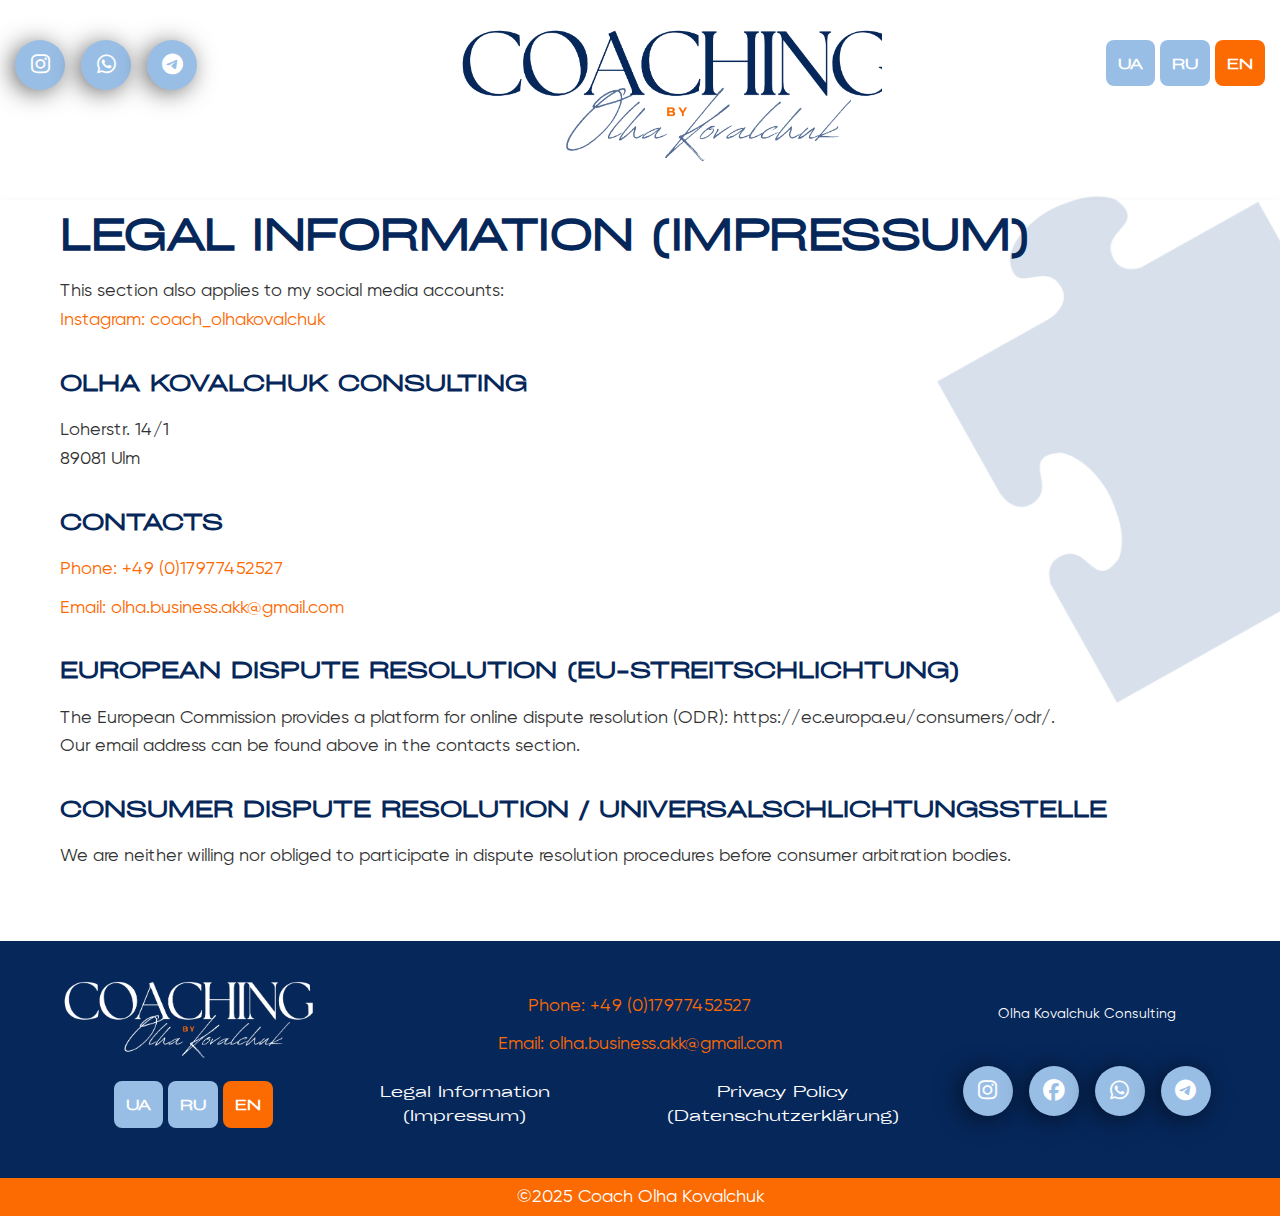
<file: Impressum-en.html>
<!DOCTYPE html>
<html lang="en">
  <head>
    <meta charset="UTF-8" />
    <meta name="viewport" content="width=device-width, initial-scale=1.0" />
    <title>Olha Kovalchuk | ICF Coach</title>
    <link
      rel="stylesheet"
      href="https://cdnjs.cloudflare.com/ajax/libs/font-awesome/6.4.2/css/all.min.css"
    />
    <link rel="stylesheet" href="style.css" />
    <link rel="preconnect" href="https://fonts.googleapis.com" />
    <link rel="preconnect" href="https://fonts.gstatic.com" crossorigin />
  </head>
  <body class="contract">
    <header class="header">
      <div class="header-container">
        <div class="header__top">
          <div class="social">
            <a
              href="https://www.instagram.com/coach_olhakovalchuk"
              target="_blank"
            >
              <i class="fa-brands fa-instagram"></i>
            </a>
            <a href="https://wa.me/+4917677452527" target="_blank">
              <i class="fa-brands fa-whatsapp"></i>
            </a>
            <a href="https://t.me/+4917677452527" target="_blank">
              <i class="fa-brands fa-telegram"></i>
            </a>
          </div>
          <a href="index-en.html" class="logo">
            <img
              src="images/OLGAKOVALCHUK.png"
              alt="Olha Kovalchuk | ICF Coach"
            />
          </a>
          <div class="lang-switcher">
            <a href="Impressum.html" class="lang-btn">UA</a>
            <a href="Impressum-ru.html" class="lang-btn">RU</a>
            <a href="Impressum-en.html" class="lang-btn active">EN</a>
          </div>
        </div>

        <nav class="nav">
          <div class="lang-switcher mobile">
            <a href="Impressum.html" class="lang-btn">UA</a>
            <a href="Impressum-ru.html" class="lang-btn">RU</a>
            <a href="Impressum-en.html" class="lang-btn active">EN</a>
          </div>
        </nav>
      </div>
    </header>
    <section id="impressum" class="section">
      <div class="container">
        <h2 class="section-title">
          Legal Information <span>(Impressum)</span>
        </h2>

        <p>This section also applies to my social media accounts:</p>

        <div class="contac">
          <p>
            Instagram:
            <a
              href="https://www.instagram.com/coach_olhakovalchuk"
              target="_blank"
              >coach_olhakovalchuk</a
            >
          </p>
        </div>

        <h3>Olha Kovalchuk Consulting</h3>
        <p>
          Loherstr. 14/1<br />
          89081 Ulm
        </p>

        <h3>Contacts</h3>
        <div class="contac">
          <p>Phone: <a href="tel:+4917977452527">+49 (0)17977452527</a></p>
          <p>
            Email:
            <a href="mailto:olha.business.akk@gmail.com"
              >olha.business.akk@gmail.com</a
            >
          </p>
        </div>
        <h3>European Dispute Resolution (EU-Streitschlichtung)</h3>
        <p>
          The European Commission provides a platform for online dispute
          resolution (ODR):
          <a href="https://ec.europa.eu/consumers/odr/" target="_blank"
            >https://ec.europa.eu/consumers/odr/</a
          >.<br />
          Our email address can be found above in the contacts section.
        </p>

        <h3>Consumer Dispute Resolution / Universalschlichtungsstelle</h3>
        <p>
          We are neither willing nor obliged to participate in dispute
          resolution procedures before consumer arbitration bodies.
        </p>
      </div>
    </section>

    <footer id="contacts">
      <div class="container">
        <div>
          <a href="index-en.html" class="logo">
            <img
              src="images/OLGAKOVALCHUK-w.png"
              alt="Olha Kovalchuk | ICF Coach"
            />
          </a>
          <div class="lang-switcher">
            <a href="Impressum.html" class="lang-btn">UA</a>
            <a href="Impressum-ru.html" class="lang-btn">RU</a>
            <a href="Impressum-en.html" class="lang-btn active">EN</a>
          </div>
        </div>
        <div>
          <div class="contac">
            <p>Phone: <a href="tel:+4917977452527">+49 (0)17977452527</a></p>
            <p>
              Email:
              <a href="mailto:olha.business.akk@gmail.com"
                >olha.business.akk@gmail.com</a
              >
            </p>
          </div>

          <div class="contracts">
            <a href="Impressum-en.html"
              >Legal Information <span>(Impressum)</span></a
            >
            <a href="PrivacyPolicy-en.html"
              >Privacy Policy <span>(Datenschutzerklärung)</span></a
            >
          </div>
        </div>
        <div>
          <div class="text">Olha Kovalchuk Consulting</div>
          <div class="social">
            <a
              href="https://www.instagram.com/coach_olhakovalchuk"
              target="_blank"
            >
              <i class="fa-brands fa-instagram"></i>
            </a>
            <a href="https://www.facebook.com/coach.okovalchuk" target="_blank">
              <i class="fa-brands fa-facebook"></i>
            </a>
            <a href="https://wa.me/+4917677452527" target="_blank">
              <i class="fa-brands fa-whatsapp"></i>
            </a>
            <a href="https://t.me/+4917677452527" target="_blank">
              <i class="fa-brands fa-telegram"></i>
            </a>
          </div>
        </div>
      </div>
      <div class="bottom-footer">
        <p>©2025 Coach Olha Kovalchuk</p>
      </div>
    </footer>
  </body>
</html>
</file>
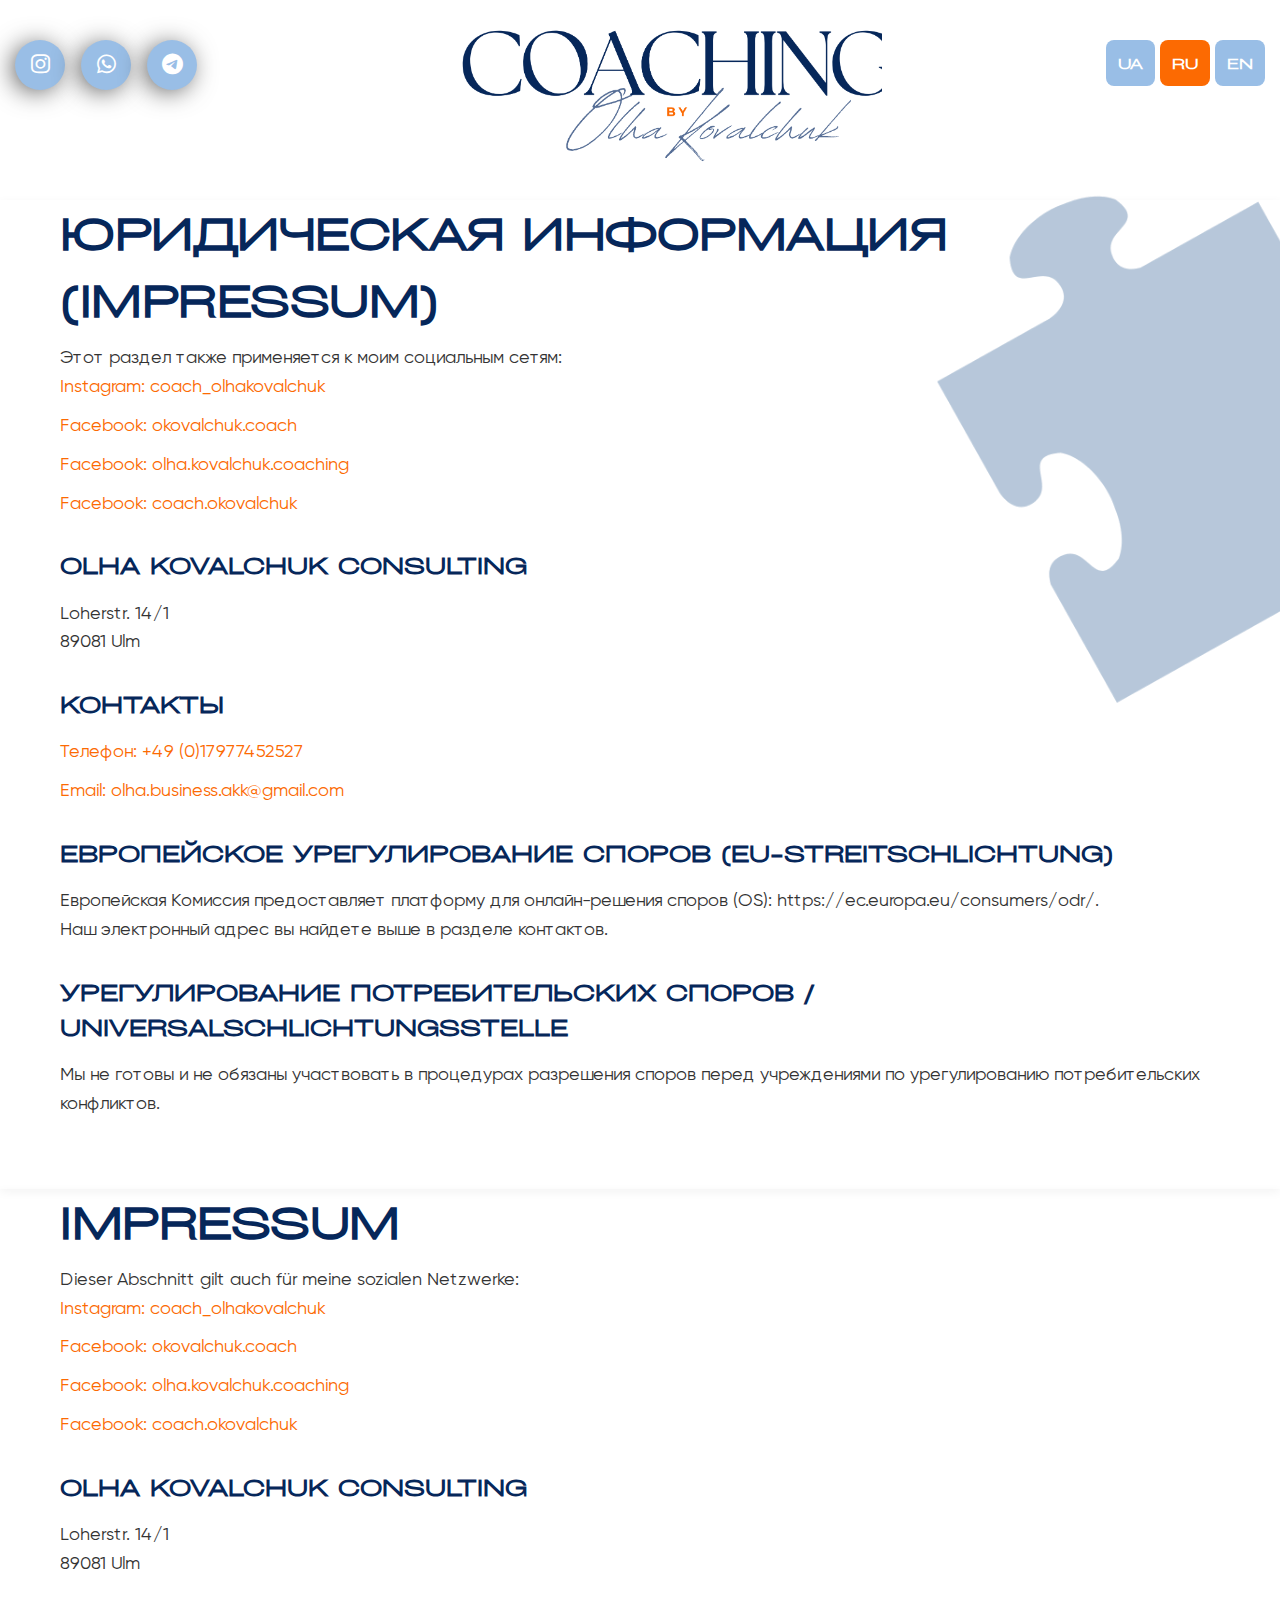
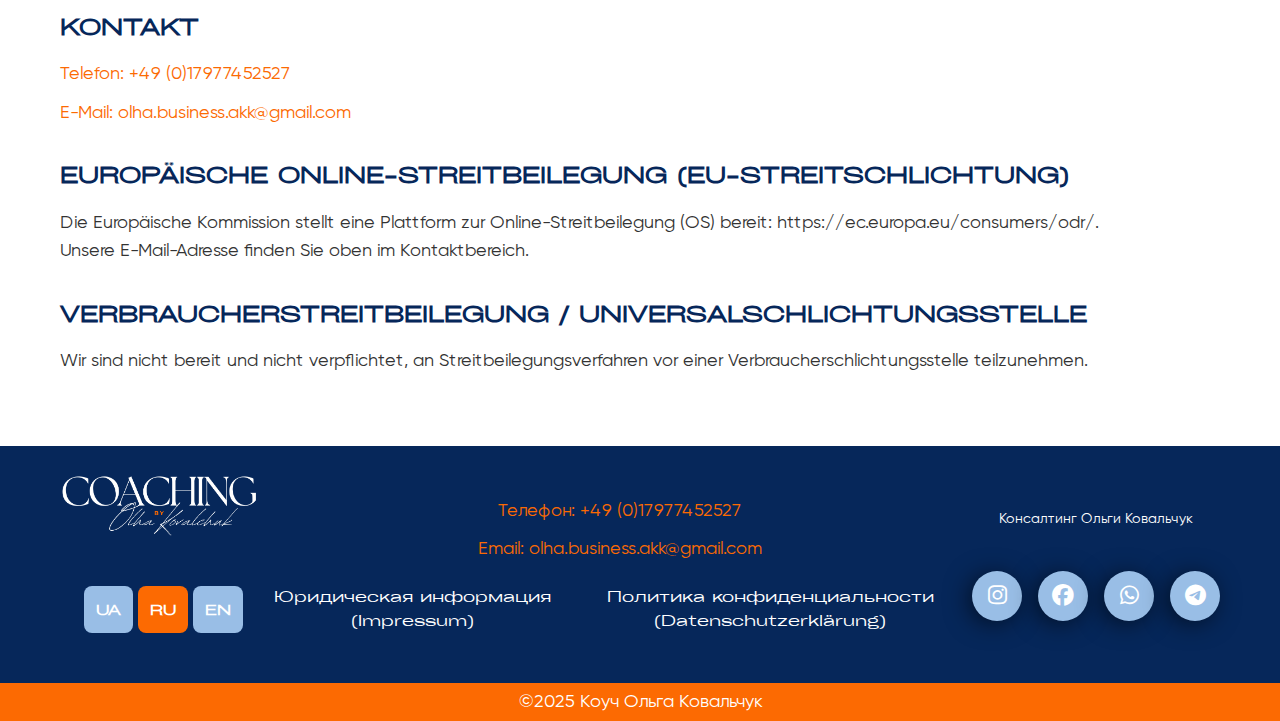
<file: Impressum-ru.html>
<!DOCTYPE html>
<html lang="ru">
  <head>
    <meta charset="UTF-8" />
    <meta name="viewport" content="width=device-width, initial-scale=1.0" />
    <title>Ольга Ковальчук | Коуч ICF</title>
    <link
      rel="stylesheet"
      href="https://cdnjs.cloudflare.com/ajax/libs/font-awesome/6.4.2/css/all.min.css"
    />
    <link rel="stylesheet" href="style.css" />
    <link rel="preconnect" href="https://fonts.googleapis.com" />
    <link rel="preconnect" href="https://fonts.gstatic.com" crossorigin />
  </head>
  <body class="contract">
    <header class="header">
      <div class="header-container">
        <div class="header__top">
          <div class="social">
            <a
              href="https://www.instagram.com/coach_olhakovalchuk"
              target="_blank"
            >
              <i class="fa-brands fa-instagram"></i>
            </a>
            <a href="https://wa.me/+4917677452527" target="_blank">
              <i class="fa-brands fa-whatsapp"></i>
            </a>
            <a href="https://t.me/+4917677452527" target="_blank">
              <i class="fa-brands fa-telegram"></i>
            </a>
          </div>
          <a href="index-ru.html" class="logo">
            <img
              src="images/OLGAKOVALCHUK.png"
              alt="Ольга Ковальчук | Коуч ICF"
            />
          </a>
          <div class="lang-switcher">
            <a href="Impressum.html" class="lang-btn">UA</a>
            <a href="Impressum-ru.html" class="lang-btn active">RU</a>
            <a href="Impressum-en.html" class="lang-btn">EN</a>
          </div>
        </div>

        <nav class="nav">
          <div class="lang-switcher mobile">
            <a href="Impressum.html" class="lang-btn">UA</a>
            <a href="Impressum-ru.html" class="lang-btn active">RU</a>
            <a href="Impressum-en.html" class="lang-btn">EN</a>
          </div>
        </nav>
      </div>
    </header>
    <section id="impressum" class="section">
      <div class="container">
        <h2 class="section-title">
          Юридическая информация <span>(Impressum)</span>
        </h2>

        <p>Этот раздел также применяется к моим социальным сетям:</p>

        <div class="contac">
          <p>
            Instagram:
            <a
              href="https://www.instagram.com/coach_olhakovalchuk"
              target="_blank"
              >coach_olhakovalchuk</a
            >
          </p>
          <p>
            Facebook:
            <a href="https://www.facebook.com/okovalchuk.coach" target="_blank">
              okovalchuk.coach
            </a>
          </p>
          <p>
            Facebook:
            <a
              href="https://www.facebook.com/olha.kovalchuk.coaching"
              target="_blank"
              >olha.kovalchuk.coaching</a
            >
          </p>
          <p>
            Facebook:
            <a href="https://www.facebook.com/coach.okovalchuk" target="_blank">
              coach.okovalchuk
            </a>
          </p>
        </div>

        <h3>Olha Kovalchuk Consulting</h3>
        <p>
          Loherstr. 14/1<br />
          89081 Ulm
        </p>

        <h3>Контакты</h3>
        <div class="contac">
          <p>Телефон: <a href="tel:+4917977452527">+49 (0)17977452527</a></p>
          <p>
            Email:
            <a href="mailto:olha.business.akk@gmail.com"
              >olha.business.akk@gmail.com</a
            >
          </p>
        </div>
        <h3>Европейское урегулирование споров (EU-Streitschlichtung)</h3>
        <p>
          Европейская Комиссия предоставляет платформу для онлайн-решения споров
          (OS):
          <a href="https://ec.europa.eu/consumers/odr/" target="_blank"
            >https://ec.europa.eu/consumers/odr/</a
          >.<br />
          Наш электронный адрес вы найдете выше в разделе контактов.
        </p>

        <h3>
          Урегулирование потребительских споров / Universalschlichtungsstelle
        </h3>
        <p>
          Мы не готовы и не обязаны участвовать в процедурах разрешения споров
          перед учреждениями по урегулированию потребительских конфликтов.
        </p>
      </div>
    </section>

    <section class="section pt-5">
      <div class="container">
        <h2 class="section-title">Impressum</h2>

        <p>Dieser Abschnitt gilt auch für meine sozialen Netzwerke:</p>

        <div class="contac">
          <p>
            Instagram:
            <a
              href="https://www.instagram.com/coach_olhakovalchuk"
              target="_blank"
              >coach_olhakovalchuk</a
            >
          </p>
          <p>
            Facebook:
            <a href="https://www.facebook.com/okovalchuk.coach" target="_blank">
              okovalchuk.coach
            </a>
          </p>
          <p>
            Facebook:
            <a
              href="https://www.facebook.com/olha.kovalchuk.coaching"
              target="_blank"
              >olha.kovalchuk.coaching</a
            >
          </p>
          <p>
            Facebook:
            <a href="https://www.facebook.com/coach.okovalchuk" target="_blank">
              coach.okovalchuk
            </a>
          </p>
        </div>

        <h3>Olha Kovalchuk Consulting</h3>
        <p>
          Loherstr. 14/1<br />
          89081 Ulm
        </p>

        <h3>Kontakt</h3>
        <div class="contac">
          <p>Telefon: <a href="tel:+4917977452527">+49 (0)17977452527</a></p>
          <p>
            E-Mail:
            <a href="mailto:olha.business.akk@gmail.com"
              >olha.business.akk@gmail.com</a
            >
          </p>
        </div>
        <h3>Europäische Online-Streitbeilegung (EU-Streitschlichtung)</h3>
        <p>
          Die Europäische Kommission stellt eine Plattform zur
          Online-Streitbeilegung (OS) bereit:
          <a href="https://ec.europa.eu/consumers/odr/" target="_blank"
            >https://ec.europa.eu/consumers/odr/</a
          >.<br />
          Unsere E-Mail-Adresse finden Sie oben im Kontaktbereich.
        </p>

        <h3>Verbraucherstreitbeilegung / Universalschlichtungsstelle</h3>
        <p>
          Wir sind nicht bereit und nicht verpflichtet, an
          Streitbeilegungsverfahren vor einer Verbraucherschlichtungsstelle
          teilzunehmen.
        </p>
      </div>
    </section>

    <footer id="contacts">
      <div class="container">
        <div>
          <a href="index-ru.html" class="logo">
            <img
              src="images/OLGAKOVALCHUK-w.png"
              alt="Ольга Ковальчук | Коуч ICF"
            />
          </a>
          <div class="lang-switcher">
            <a href="Impressum.html" class="lang-btn">UA</a>
            <a href="Impressum-ru.html" class="lang-btn active">RU</a>
            <a href="Impressum-en.html" class="lang-btn">EN</a>
          </div>
        </div>
        <div>
          <div class="contac">
            <p>Телефон: <a href="tel:+4917977452527">+49 (0)17977452527</a></p>
            <p>
              Email:
              <a href="mailto:olha.business.akk@gmail.com"
                >olha.business.akk@gmail.com</a
              >
            </p>
          </div>

          <div class="contracts">
            <a href="Impressum-ru.html"
              >Юридическая информация <span>(Impressum)</span></a
            >
            <a href="PrivacyPolicy-ru.html"
              >Политика конфиденциальности
              <span>(Datenschutzerklärung)</span></a
            >
          </div>
        </div>
        <div>
          <div class="text">Консалтинг Ольги Ковальчук</div>
          <div class="social">
            <a
              href="https://www.instagram.com/coach_olhakovalchuk"
              target="_blank"
            >
              <i class="fa-brands fa-instagram"></i>
            </a>
            <a href="https://www.facebook.com/coach.okovalchuk" target="_blank">
              <i class="fa-brands fa-facebook"></i>
            </a>
            <a href="https://wa.me/+4917677452527" target="_blank">
              <i class="fa-brands fa-whatsapp"></i>
            </a>
            <a href="https://t.me/+4917677452527" target="_blank">
              <i class="fa-brands fa-telegram"></i>
            </a>
          </div>
        </div>
      </div>
      <div class="bottom-footer">
        <p>©2025 Коуч Ольга Ковальчук</p>
      </div>
    </footer>
  </body>
</html>
</file>
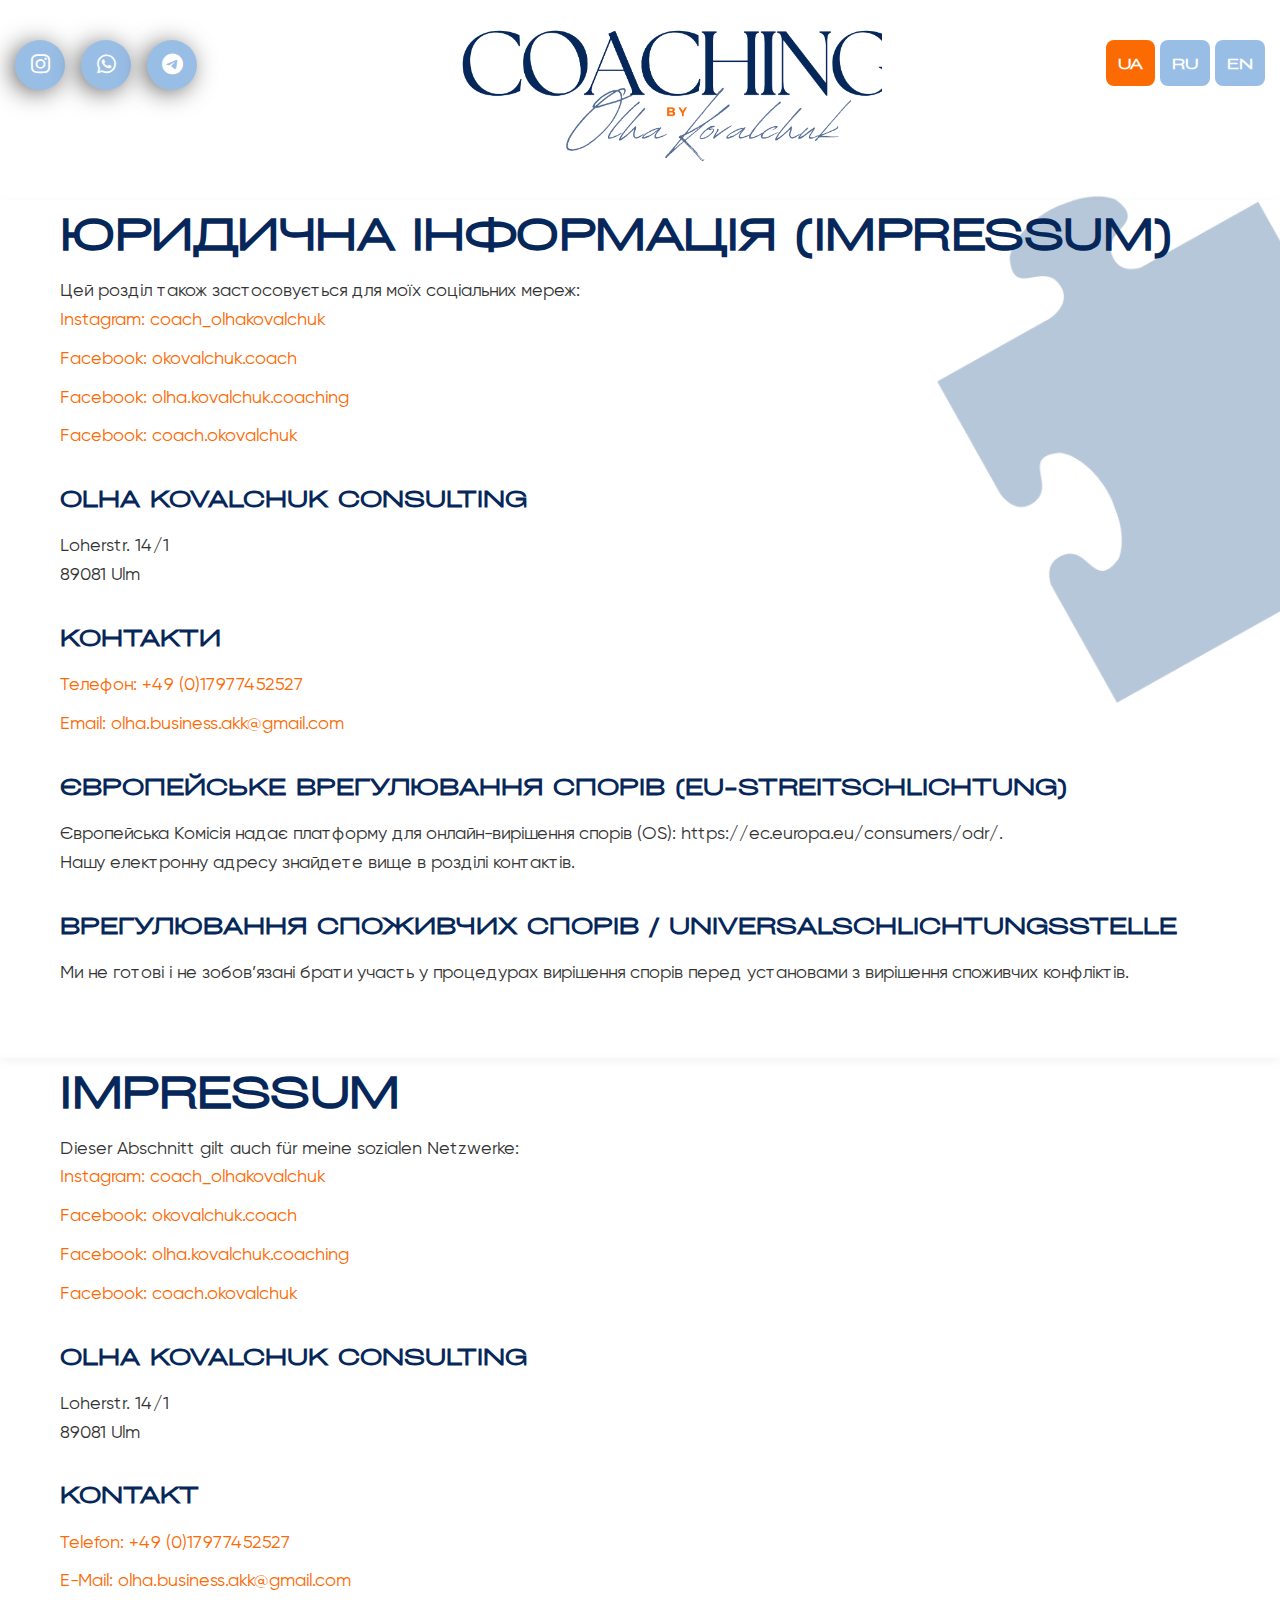
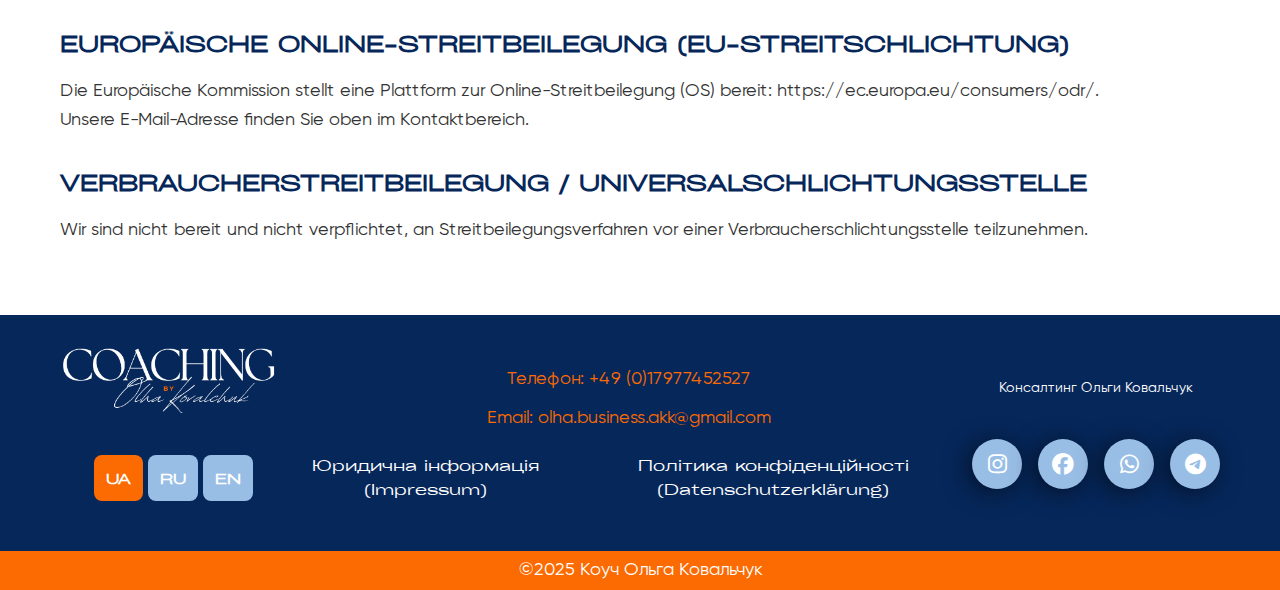
<file: Impressum.html>
<!DOCTYPE html>
<html lang="uk">
  <head>
    <meta charset="UTF-8" />
    <meta name="viewport" content="width=device-width, initial-scale=1.0" />
    <title>Ольга Ковальчук | Коуч ICF</title>
    <link
      rel="stylesheet"
      href="https://cdnjs.cloudflare.com/ajax/libs/font-awesome/6.4.2/css/all.min.css"
    />
    <link rel="stylesheet" href="style.css" />
    <link rel="preconnect" href="https://fonts.googleapis.com" />
    <link rel="preconnect" href="https://fonts.gstatic.com" crossorigin />
  </head>
  <body class="contract">
    <header class="header">
      <div class="header-container">
        <div class="header__top">
          <div class="social">
            <a
              href="https://www.instagram.com/coach_olhakovalchuk"
              target="_blank"
            >
              <i class="fa-brands fa-instagram"></i>
            </a>
            <a href="https://wa.me/+4917677452527" target="_blank">
              <i class="fa-brands fa-whatsapp"></i>
            </a>
            <a href="https://t.me/+4917677452527" target="_blank">
              <i class="fa-brands fa-telegram"></i>
            </a>
          </div>
          <a href="index.html" class="logo">
            <img
              src="images/OLGAKOVALCHUK.png"
              alt="Ольга Ковальчук | Коуч ICF"
            />
          </a>
          <div class="lang-switcher">
            <a href="Impressum.html" class="lang-btn active">UA</a>
            <a href="Impressum-ru.html" class="lang-btn">RU</a>
            <a href="Impressum-en.html" class="lang-btn">EN</a>
          </div>
        </div>

        <nav class="nav">
          <div class="lang-switcher mobile">
            <a href="Impressum.html" class="lang-btn active">UA</a>
            <a href="Impressum-ru.html" class="lang-btn">RU</a>
            <a href="Impressum-en.html" class="lang-btn">EN</a>
          </div>
        </nav>
      </div>
    </header>
    <section id="impressum" class="section">
      <div class="container">
        <h2 class="section-title">
          Юридична інформація <span>(Impressum)</span>
        </h2>

        <p>Цей розділ також застосовується для моїх соціальних мереж:</p>

        <div class="contac">
          <p>
            Instagram:
            <a
              href="https://www.instagram.com/coach_olhakovalchuk"
              target="_blank"
              >coach_olhakovalchuk</a
            >
          </p>
          <p>
            Facebook:
            <a href="https://www.facebook.com/okovalchuk.coach" target="_blank">
              okovalchuk.coach
            </a>
          </p>
          <p>
            Facebook:
            <a
              href="https://www.facebook.com/olha.kovalchuk.coaching"
              target="_blank"
              >olha.kovalchuk.coaching</a
            >
          </p>
          <p>
            Facebook:
            <a href="https://www.facebook.com/coach.okovalchuk" target="_blank">
              coach.okovalchuk
            </a>
          </p>
        </div>

        <h3>Olha Kovalchuk Consulting</h3>
        <p>
          Loherstr. 14/1<br />
          89081 Ulm
        </p>

        <h3>Контакти</h3>
        <div class="contac">
          <p>Телефон: <a href="tel:+4917977452527">+49 (0)17977452527</a></p>
          <p>
            Email:
            <a href="mailto:olha.business.akk@gmail.com"
              >olha.business.akk@gmail.com</a
            >
          </p>
        </div>
        <h3>Європейське врегулювання спорів (EU-Streitschlichtung)</h3>
        <p>
          Європейська Комісія надає платформу для онлайн-вирішення спорів (OS):
          <a href="https://ec.europa.eu/consumers/odr/" target="_blank"
            >https://ec.europa.eu/consumers/odr/</a
          >.<br />
          Нашу електронну адресу знайдете вище в розділі контактів.
        </p>

        <h3>Врегулювання споживчих спорів / Universal­schlichtungs­stelle</h3>
        <p>
          Ми не готові і не зобов’язані брати участь у процедурах вирішення
          спорів перед установами з вирішення споживчих конфліктів.
        </p>
      </div>
    </section>
    <section class="section pt-5">
      <div class="container">
        <h2 class="section-title">Impressum</h2>

        <p>Dieser Abschnitt gilt auch für meine sozialen Netzwerke:</p>

        <div class="contac">
          <p>
            Instagram:
            <a
              href="https://www.instagram.com/coach_olhakovalchuk"
              target="_blank"
              >coach_olhakovalchuk</a
            >
          </p>
          <p>
            Facebook:
            <a href="https://www.facebook.com/okovalchuk.coach" target="_blank">
              okovalchuk.coach
            </a>
          </p>
          <p>
            Facebook:
            <a
              href="https://www.facebook.com/olha.kovalchuk.coaching"
              target="_blank"
              >olha.kovalchuk.coaching</a
            >
          </p>
          <p>
            Facebook:
            <a href="https://www.facebook.com/coach.okovalchuk" target="_blank">
              coach.okovalchuk
            </a>
          </p>
        </div>

        <h3>Olha Kovalchuk Consulting</h3>
        <p>
          Loherstr. 14/1<br />
          89081 Ulm
        </p>

        <h3>Kontakt</h3>
        <div class="contac">
          <p>Telefon: <a href="tel:+4917977452527">+49 (0)17977452527</a></p>
          <p>
            E-Mail:
            <a href="mailto:olha.business.akk@gmail.com"
              >olha.business.akk@gmail.com</a
            >
          </p>
        </div>
        <h3>Europäische Online-Streitbeilegung (EU-Streitschlichtung)</h3>
        <p>
          Die Europäische Kommission stellt eine Plattform zur
          Online-Streitbeilegung (OS) bereit:
          <a href="https://ec.europa.eu/consumers/odr/" target="_blank"
            >https://ec.europa.eu/consumers/odr/</a
          >.<br />
          Unsere E-Mail-Adresse finden Sie oben im Kontaktbereich.
        </p>

        <h3>Verbraucherstreitbeilegung / Universalschlichtungsstelle</h3>
        <p>
          Wir sind nicht bereit und nicht verpflichtet, an
          Streitbeilegungsverfahren vor einer Verbraucherschlichtungsstelle
          teilzunehmen.
        </p>
      </div>
    </section>

    <footer id="contacts">
      <div class="container">
        <div>
          <a href="index.html" class="logo">
            <img
              src="images/OLGAKOVALCHUK-w.png"
              alt="Ольга Ковальчук | Коуч ICF"
            />
          </a>
          <div class="lang-switcher">
            <a href="Impressum.html" class="lang-btn active">UA</a>
            <a href="Impressum-ru.html" class="lang-btn">RU</a>
            <a href="Impressum-en.html" class="lang-btn">EN</a>
          </div>
        </div>
        <div>
          <div class="contac">
            <p>Телефон: <a href="tel:+4917977452527">+49 (0)17977452527</a></p>
            <p>
              Email:
              <a href="mailto:olha.business.akk@gmail.com"
                >olha.business.akk@gmail.com</a
              >
            </p>
          </div>

          <div class="contracts">
            <a href="Impressum.html"
              >Юридична інформація <span>(Impressum)</span></a
            >
            <a href="PrivacyPolicy.html"
              >Політика конфіденційності <span>(Datenschutz­erklärung)</span></a
            >
          </div>
        </div>
        <div>
          <div class="text">Консалтинг Ольги Ковальчук</div>
          <div class="social">
            <a
              href="https://www.instagram.com/coach_olhakovalchuk"
              target="_blank"
            >
              <i class="fa-brands fa-instagram"></i>
            </a>
            <a href="https://www.facebook.com/coach.okovalchuk" target="_blank">
              <i class="fa-brands fa-facebook"></i>
            </a>
            <a href="https://wa.me/+4917677452527" target="_blank">
              <i class="fa-brands fa-whatsapp"></i>
            </a>
            <a href="https://t.me/+4917677452527" target="_blank">
              <i class="fa-brands fa-telegram"></i>
            </a>
          </div>
        </div>
      </div>
      <div class="bottom-footer">
        <p>©2025 Коуч Ольга Ковальчук</p>
      </div>
    </footer>
  </body>
</html>
</file>
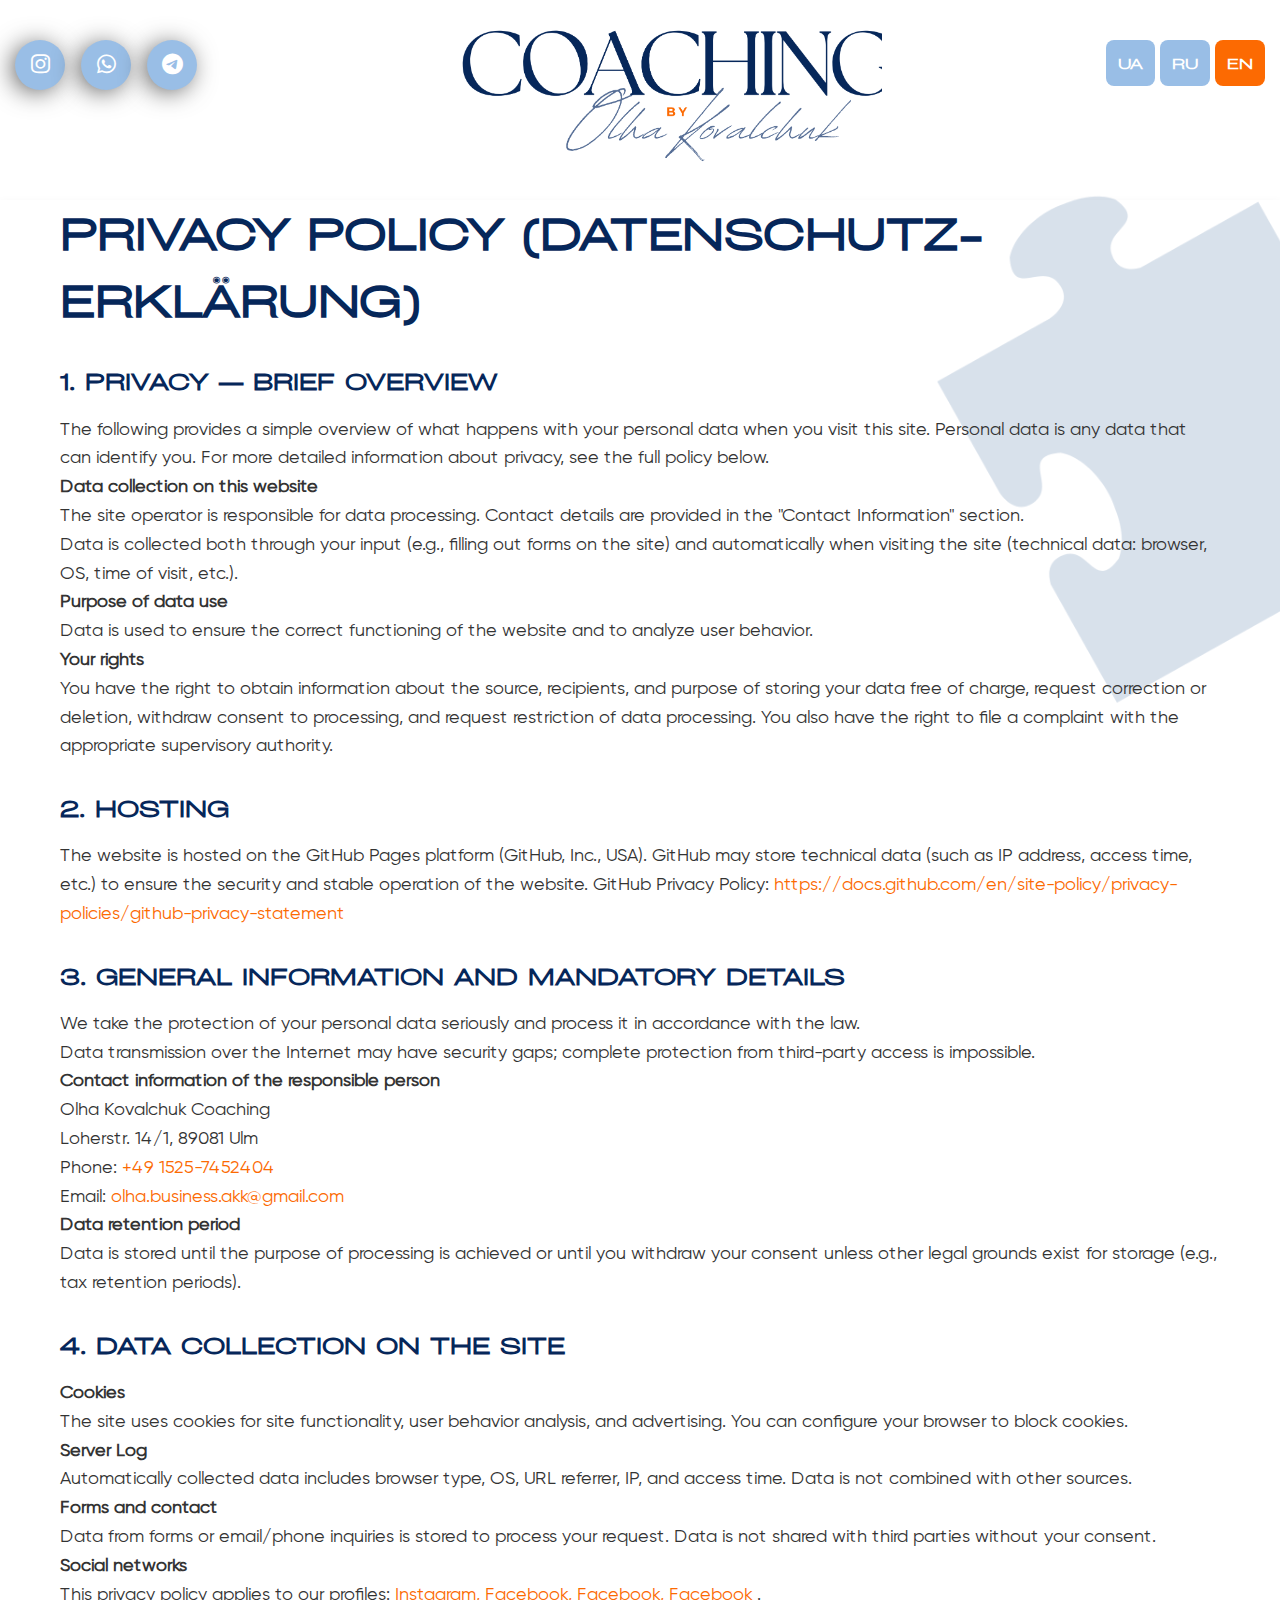
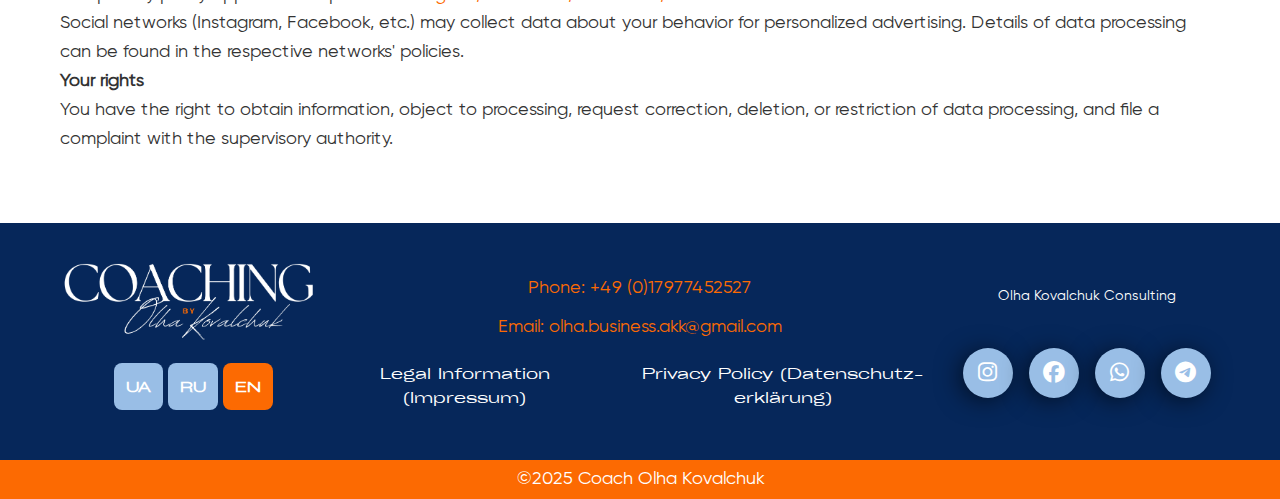
<file: PrivacyPolicy-en.html>
<!DOCTYPE html>
<html lang="en">
  <head>
    <meta charset="UTF-8" />
    <meta name="viewport" content="width=device-width, initial-scale=1.0" />
    <title>Olha Kovalchuk | ICF Coach</title>
    <link
      rel="stylesheet"
      href="https://cdnjs.cloudflare.com/ajax/libs/font-awesome/6.4.2/css/all.min.css"
    />
    <link rel="stylesheet" href="style.css" />
    <link rel="preconnect" href="https://fonts.googleapis.com" />
    <link rel="preconnect" href="https://fonts.gstatic.com" crossorigin />
  </head>
  <body class="contract">
    <header class="header">
      <div class="header-container">
        <div class="header__top">
          <div class="social">
            <a
              href="https://www.instagram.com/coach_olhakovalchuk"
              target="_blank"
            >
              <i class="fa-brands fa-instagram"></i>
            </a>
            <a href="https://wa.me/+4917677452527" target="_blank">
              <i class="fa-brands fa-whatsapp"></i>
            </a>
            <a href="https://t.me/+4917677452527" target="_blank">
              <i class="fa-brands fa-telegram"></i>
            </a>
          </div>
          <a href="index-en.html" class="logo">
            <img
              src="images/OLGAKOVALCHUK.png"
              alt="Olha Kovalchuk | ICF Coach"
            />
          </a>
          <div class="lang-switcher">
            <a href="PrivacyPolicy.html" class="lang-btn">UA</a>
            <a href="PrivacyPolicy-ru.html" class="lang-btn">RU</a>
            <a href="PrivacyPolicy-en.html" class="lang-btn active">EN</a>
          </div>
        </div>

        <nav class="nav">
          <div class="lang-switcher mobile">
            <a href="PrivacyPolicy.html" class="lang-btn">UA</a>
            <a href="PrivacyPolicy-ru.html" class="lang-btn">RU</a>
            <a href="PrivacyPolicy-en.html" class="lang-btn active">EN</a>
          </div>
        </nav>
      </div>
    </header>
    <section id="privacy" class="section">
      <div class="container">
        <h2 class="section-title">
          Privacy Policy <span>(Datenschutz­erklärung)</span>
        </h2>

        <h3>1. Privacy — brief overview</h3>
        <p>
          The following provides a simple overview of what happens with your
          personal data when you visit this site. Personal data is any data that
          can identify you. For more detailed information about privacy, see the
          full policy below.
        </p>

        <h4>Data collection on this website</h4>
        <p>
          The site operator is responsible for data processing. Contact details
          are provided in the "Contact Information" section.
        </p>
        <p>
          Data is collected both through your input (e.g., filling out forms on
          the site) and automatically when visiting the site (technical data:
          browser, OS, time of visit, etc.).
        </p>

        <h4>Purpose of data use</h4>
        <p>
          Data is used to ensure the correct functioning of the website and to
          analyze user behavior.
        </p>

        <h4>Your rights</h4>
        <p>
          You have the right to obtain information about the source, recipients,
          and purpose of storing your data free of charge, request correction or
          deletion, withdraw consent to processing, and request restriction of
          data processing. You also have the right to file a complaint with the
          appropriate supervisory authority.
        </p>

        <h3>2. Hosting</h3>
        <p>
          The website is hosted on the GitHub Pages platform (GitHub, Inc.,
          USA). GitHub may store technical data (such as IP address, access
          time, etc.) to ensure the security and stable operation of the
          website. GitHub Privacy Policy:
          <a
            href="https://docs.github.com/en/site-policy/privacy-policies/github-privacy-statement"
            >https://docs.github.com/en/site-policy/privacy-policies/github-privacy-statement</a
          >
        </p>

        <h3>3. General information and mandatory details</h3>
        <p>
          We take the protection of your personal data seriously and process it
          in accordance with the law.
        </p>
        <p>
          Data transmission over the Internet may have security gaps; complete
          protection from third-party access is impossible.
        </p>

        <h4>Contact information of the responsible person</h4>
        <p>
          Olha Kovalchuk Coaching<br />
          Loherstr. 14/1, 89081 Ulm<br />
          Phone: <a href="tel:+4915257452404">+49 1525-7452404</a><br />
          Email:
          <a href="mailto:olha.business.akk@gmail.com"
            >olha.business.akk@gmail.com</a
          >
        </p>

        <h4>Data retention period</h4>
        <p>
          Data is stored until the purpose of processing is achieved or until
          you withdraw your consent unless other legal grounds exist for storage
          (e.g., tax retention periods).
        </p>

        <h3>4. Data collection on the site</h3>
        <h4>Cookies</h4>
        <p>
          The site uses cookies for site functionality, user behavior analysis,
          and advertising. You can configure your browser to block cookies.
        </p>

        <h4>Server Log</h4>
        <p>
          Automatically collected data includes browser type, OS, URL referrer,
          IP, and access time. Data is not combined with other sources.
        </p>

        <h4>Forms and contact</h4>
        <p>
          Data from forms or email/phone inquiries is stored to process your
          request. Data is not shared with third parties without your consent.
        </p>

        <h4>Social networks</h4>
        <p>
          This privacy policy applies to our profiles:
          <a
            href="https://www.instagram.com/coach_olhakovalchuk"
            target="_blank"
            >Instagram,</a
          >
          <a href="https://www.facebook.com/okovalchuk.coach" target="_blank">
            Facebook,
          </a>
          <a
            href="https://www.facebook.com/olha.kovalchuk.coaching"
            target="_blank"
          >
            Facebook,
          </a>
          <a href="https://www.facebook.com/coach.okovalchuk" target="_blank">
            Facebook </a
          >.
        </p>
        <p>
          Social networks (Instagram, Facebook, etc.) may collect data about
          your behavior for personalized advertising. Details of data processing
          can be found in the respective networks' policies.
        </p>

        <h4>Your rights</h4>
        <p>
          You have the right to obtain information, object to processing,
          request correction, deletion, or restriction of data processing, and
          file a complaint with the supervisory authority.
        </p>
      </div>
    </section>

    <footer id="contacts">
      <div class="container">
        <div>
          <a href="PrivacyPolicy-en.html" class="logo">
            <img
              src="images/OLGAKOVALCHUK-w.png"
              alt="Olha Kovalchuk | ICF Coach"
            />
          </a>
          <div class="lang-switcher">
            <a href="PrivacyPolicy.html" class="lang-btn">UA</a>
            <a href="PrivacyPolicy-ru.html" class="lang-btn">RU</a>
            <a href="PrivacyPolicy-en.html" class="lang-btn active">EN</a>
          </div>
        </div>
        <div>
          <div class="contac">
            <p>Phone: <a href="tel:+4917977452527">+49 (0)17977452527</a></p>
            <p>
              Email:
              <a href="mailto:olha.business.akk@gmail.com"
                >olha.business.akk@gmail.com</a
              >
            </p>
          </div>

          <div class="contracts">
            <a href="Impressum-en.html"
              >Legal Information <span>(Impressum)</span></a
            >
            <a href="PrivacyPolicy-en.html"
              >Privacy Policy <span>(Datenschutz­erklärung)</span></a
            >
          </div>
        </div>
        <div>
          <div class="text">Olha Kovalchuk Consulting</div>
          <div class="social">
            <a
              href="https://www.instagram.com/coach_olhakovalchuk"
              target="_blank"
            >
              <i class="fa-brands fa-instagram"></i>
            </a>
            <a href="https://www.facebook.com/coach.okovalchuk" target="_blank">
              <i class="fa-brands fa-facebook"></i>
            </a>
            <a href="https://wa.me/+4917677452527" target="_blank">
              <i class="fa-brands fa-whatsapp"></i>
            </a>
            <a href="https://t.me/+4917677452527" target="_blank">
              <i class="fa-brands fa-telegram"></i>
            </a>
          </div>
        </div>
      </div>
      <div class="bottom-footer">
        <p>©2025 Coach Olha Kovalchuk</p>
      </div>
    </footer>
  </body>
</html>
</file>
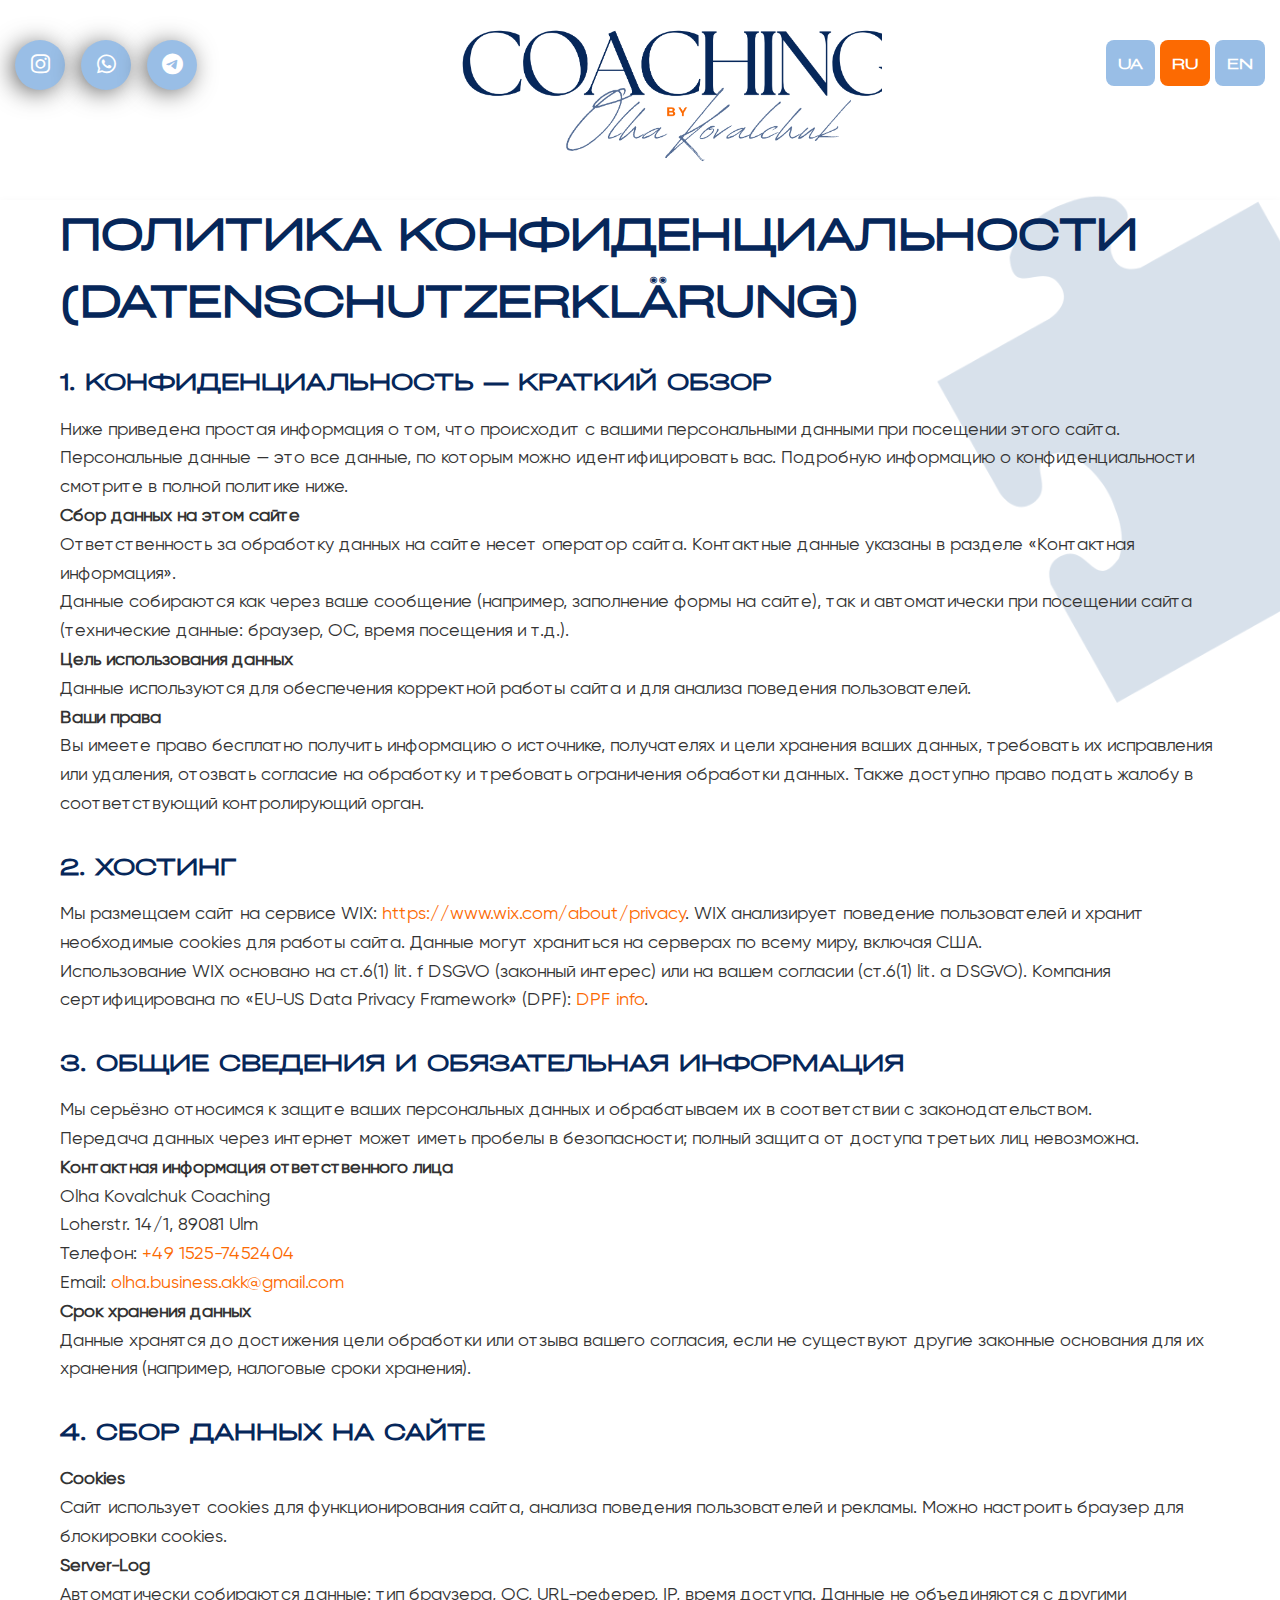
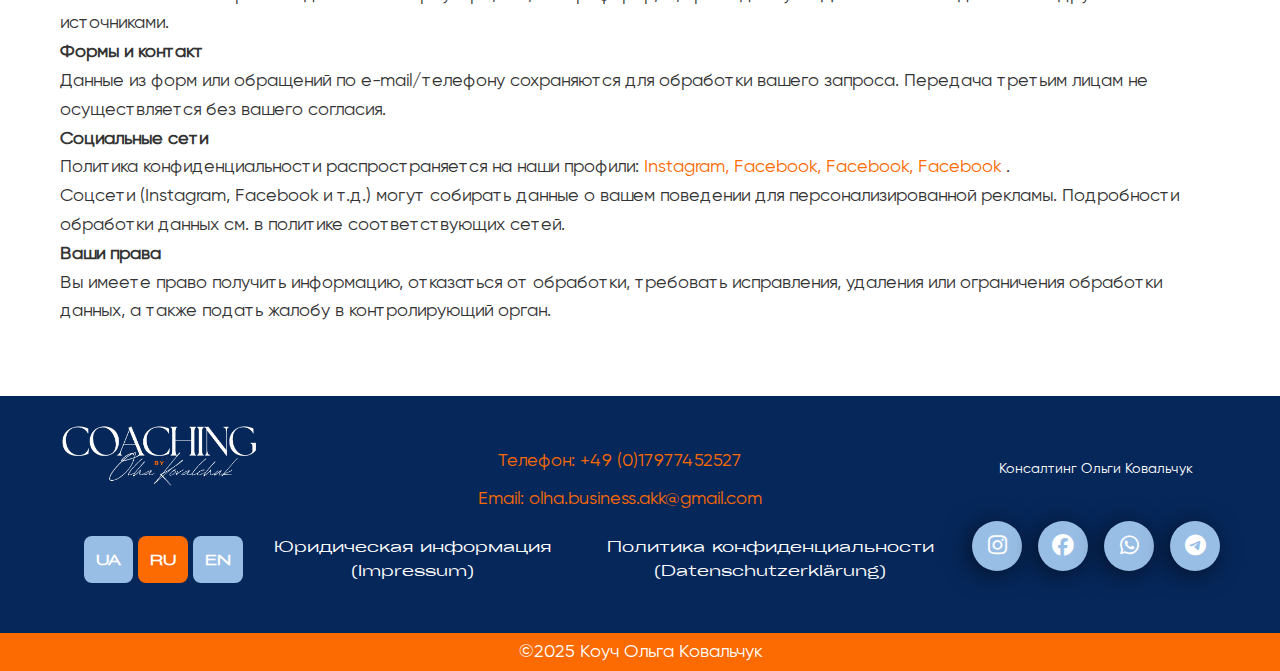
<file: PrivacyPolicy-ru.html>
<!DOCTYPE html>
<html lang="ru">
  <head>
    <meta charset="UTF-8" />
    <meta name="viewport" content="width=device-width, initial-scale=1.0" />
    <title>Ольга Ковальчук | Коуч ICF</title>
    <link
      rel="stylesheet"
      href="https://cdnjs.cloudflare.com/ajax/libs/font-awesome/6.4.2/css/all.min.css"
    />
    <link rel="stylesheet" href="style.css" />
    <link rel="preconnect" href="https://fonts.googleapis.com" />
    <link rel="preconnect" href="https://fonts.gstatic.com" crossorigin />
  </head>
  <body class="contract">
    <header class="header">
      <div class="header-container">
        <div class="header__top">
          <div class="social">
            <a
              href="https://www.instagram.com/coach_olhakovalchuk"
              target="_blank"
            >
              <i class="fa-brands fa-instagram"></i>
            </a>
            <a href="https://wa.me/+4917677452527" target="_blank">
              <i class="fa-brands fa-whatsapp"></i>
            </a>
            <a href="https://t.me/+4917677452527" target="_blank">
              <i class="fa-brands fa-telegram"></i>
            </a>
          </div>
          <a href="index-ru.html" class="logo">
            <img
              src="images/OLGAKOVALCHUK.png"
              alt="Ольга Ковальчук | Коуч ICF"
            />
          </a>
          <div class="lang-switcher">
            <a href="PrivacyPolicy.html" class="lang-btn">UA</a>
            <a href="PrivacyPolicy-ru.html" class="lang-btn active">RU</a>
            <a href="PrivacyPolicy-en.html" class="lang-btn">EN</a>
          </div>
        </div>

        <nav class="nav">
          <div class="lang-switcher mobile">
            <a href="PrivacyPolicy.html" class="lang-btn">UA</a>
            <a href="PrivacyPolicy-ru.html" class="lang-btn active">RU</a>
            <a href="PrivacyPolicy-en.html" class="lang-btn">EN</a>
          </div>
        </nav>
      </div>
    </header>
    <section id="privacy" class="section">
      <div class="container">
        <h2 class="section-title">
          Политика конфиденциальности <span>(Datenschutz­erklärung)</span>
        </h2>

        <h3>1. Конфиденциальность — краткий обзор</h3>
        <p>
          Ниже приведена простая информация о том, что происходит с вашими
          персональными данными при посещении этого сайта. Персональные данные —
          это все данные, по которым можно идентифицировать вас. Подробную
          информацию о конфиденциальности смотрите в полной политике ниже.
        </p>

        <h4>Сбор данных на этом сайте</h4>
        <p>
          Ответственность за обработку данных на сайте несет оператор сайта.
          Контактные данные указаны в разделе «Контактная информация».
        </p>
        <p>
          Данные собираются как через ваше сообщение (например, заполнение формы
          на сайте), так и автоматически при посещении сайта (технические
          данные: браузер, ОС, время посещения и т.д.).
        </p>

        <h4>Цель использования данных</h4>
        <p>
          Данные используются для обеспечения корректной работы сайта и для
          анализа поведения пользователей.
        </p>

        <h4>Ваши права</h4>
        <p>
          Вы имеете право бесплатно получить информацию о источнике, получателях
          и цели хранения ваших данных, требовать их исправления или удаления,
          отозвать согласие на обработку и требовать ограничения обработки
          данных. Также доступно право подать жалобу в соответствующий
          контролирующий орган.
        </p>

        <h3>2. Хостинг</h3>
        <p>
          Мы размещаем сайт на сервисе WIX:
          <a href="https://www.wix.com/about/privacy" target="_blank"
            >https://www.wix.com/about/privacy</a
          >. WIX анализирует поведение пользователей и хранит необходимые
          cookies для работы сайта. Данные могут храниться на серверах по всему
          миру, включая США.
        </p>
        <p>
          Использование WIX основано на ст.6(1) lit. f DSGVO (законный интерес)
          или на вашем согласии (ст.6(1) lit. a DSGVO). Компания сертифицирована
          по «EU-US Data Privacy Framework» (DPF):
          <a
            href="https://www.dataprivacyframework.gov/s/participant-search/participantdetail?contact=true&id=a2zt0000000GnbGAAS&status=Active"
            target="_blank"
            >DPF info</a
          >.
        </p>

        <h3>3. Общие сведения и обязательная информация</h3>
        <p>
          Мы серьёзно относимся к защите ваших персональных данных и
          обрабатываем их в соответствии с законодательством.
        </p>
        <p>
          Передача данных через интернет может иметь пробелы в безопасности;
          полный защита от доступа третьих лиц невозможна.
        </p>

        <h4>Контактная информация ответственного лица</h4>
        <p>
          Olha Kovalchuk Coaching<br />
          Loherstr. 14/1, 89081 Ulm<br />
          Телефон: <a href="tel:+4915257452404">+49 1525-7452404</a><br />
          Email:
          <a href="mailto:olha.business.akk@gmail.com"
            >olha.business.akk@gmail.com</a
          >
        </p>

        <h4>Срок хранения данных</h4>
        <p>
          Данные хранятся до достижения цели обработки или отзыва вашего
          согласия, если не существуют другие законные основания для их хранения
          (например, налоговые сроки хранения).
        </p>

        <h3>4. Сбор данных на сайте</h3>
        <h4>Cookies</h4>
        <p>
          Сайт использует cookies для функционирования сайта, анализа поведения
          пользователей и рекламы. Можно настроить браузер для блокировки
          cookies.
        </p>

        <h4>Server-Log</h4>
        <p>
          Автоматически собираются данные: тип браузера, ОС, URL-реферер, IP,
          время доступа. Данные не объединяются с другими источниками.
        </p>

        <h4>Формы и контакт</h4>
        <p>
          Данные из форм или обращений по e-mail/телефону сохраняются для
          обработки вашего запроса. Передача третьим лицам не осуществляется без
          вашего согласия.
        </p>

        <h4>Социальные сети</h4>
        <p>
          Политика конфиденциальности распространяется на наши профили:
          <a
            href="https://www.instagram.com/coach_olhakovalchuk"
            target="_blank"
            >Instagram,</a
          >
          <a href="https://www.facebook.com/okovalchuk.coach" target="_blank">
            Facebook,
          </a>
          <a
            href="https://www.facebook.com/olha.kovalchuk.coaching"
            target="_blank"
          >
            Facebook,
          </a>
          <a href="https://www.facebook.com/coach.okovalchuk" target="_blank">
            Facebook </a
          >.
        </p>
        <p>
          Соцсети (Instagram, Facebook и т.д.) могут собирать данные о вашем
          поведении для персонализированной рекламы. Подробности обработки
          данных см. в политике соответствующих сетей.
        </p>

        <h4>Ваши права</h4>
        <p>
          Вы имеете право получить информацию, отказаться от обработки,
          требовать исправления, удаления или ограничения обработки данных, а
          также подать жалобу в контролирующий орган.
        </p>
      </div>
    </section>

    <footer id="contacts">
      <div class="container">
        <div>
          <a href="index-ru.html" class="logo">
            <img
              src="images/OLGAKOVALCHUK-w.png"
              alt="Ольга Ковальчук | Коуч ICF"
            />
          </a>
          <div class="lang-switcher">
            <a href="PrivacyPolicy.html" class="lang-btn">UA</a>
            <a href="PrivacyPolicy-ru.html" class="lang-btn active">RU</a>
            <a href="PrivacyPolicy-en.html" class="lang-btn">EN</a>
          </div>
        </div>
        <div>
          <div class="contac">
            <p>Телефон: <a href="tel:+4917977452527">+49 (0)17977452527</a></p>
            <p>
              Email:
              <a href="mailto:olha.business.akk@gmail.com"
                >olha.business.akk@gmail.com</a
              >
            </p>
          </div>

          <div class="contracts">
            <a href="Impressum-ru.html"
              >Юридическая информация <span>(Impressum)</span></a
            >
            <a href="PrivacyPolicy-ru.html"
              >Политика конфиденциальности
              <span>(Datenschutz­erklärung)</span></a
            >
          </div>
        </div>
        <div>
          <div class="text">Консалтинг Ольги Ковальчук</div>
          <div class="social">
            <a
              href="https://www.instagram.com/coach_olhakovalchuk"
              target="_blank"
            >
              <i class="fa-brands fa-instagram"></i>
            </a>
            <a href="https://www.facebook.com/coach.okovalchuk" target="_blank">
              <i class="fa-brands fa-facebook"></i>
            </a>
            <a href="https://wa.me/+4917677452527" target="_blank">
              <i class="fa-brands fa-whatsapp"></i>
            </a>
            <a href="https://t.me/+4917677452527" target="_blank">
              <i class="fa-brands fa-telegram"></i>
            </a>
          </div>
        </div>
      </div>
      <div class="bottom-footer">
        <p>©2025 Коуч Ольга Ковальчук</p>
      </div>
    </footer>
  </body>
</html>
</file>
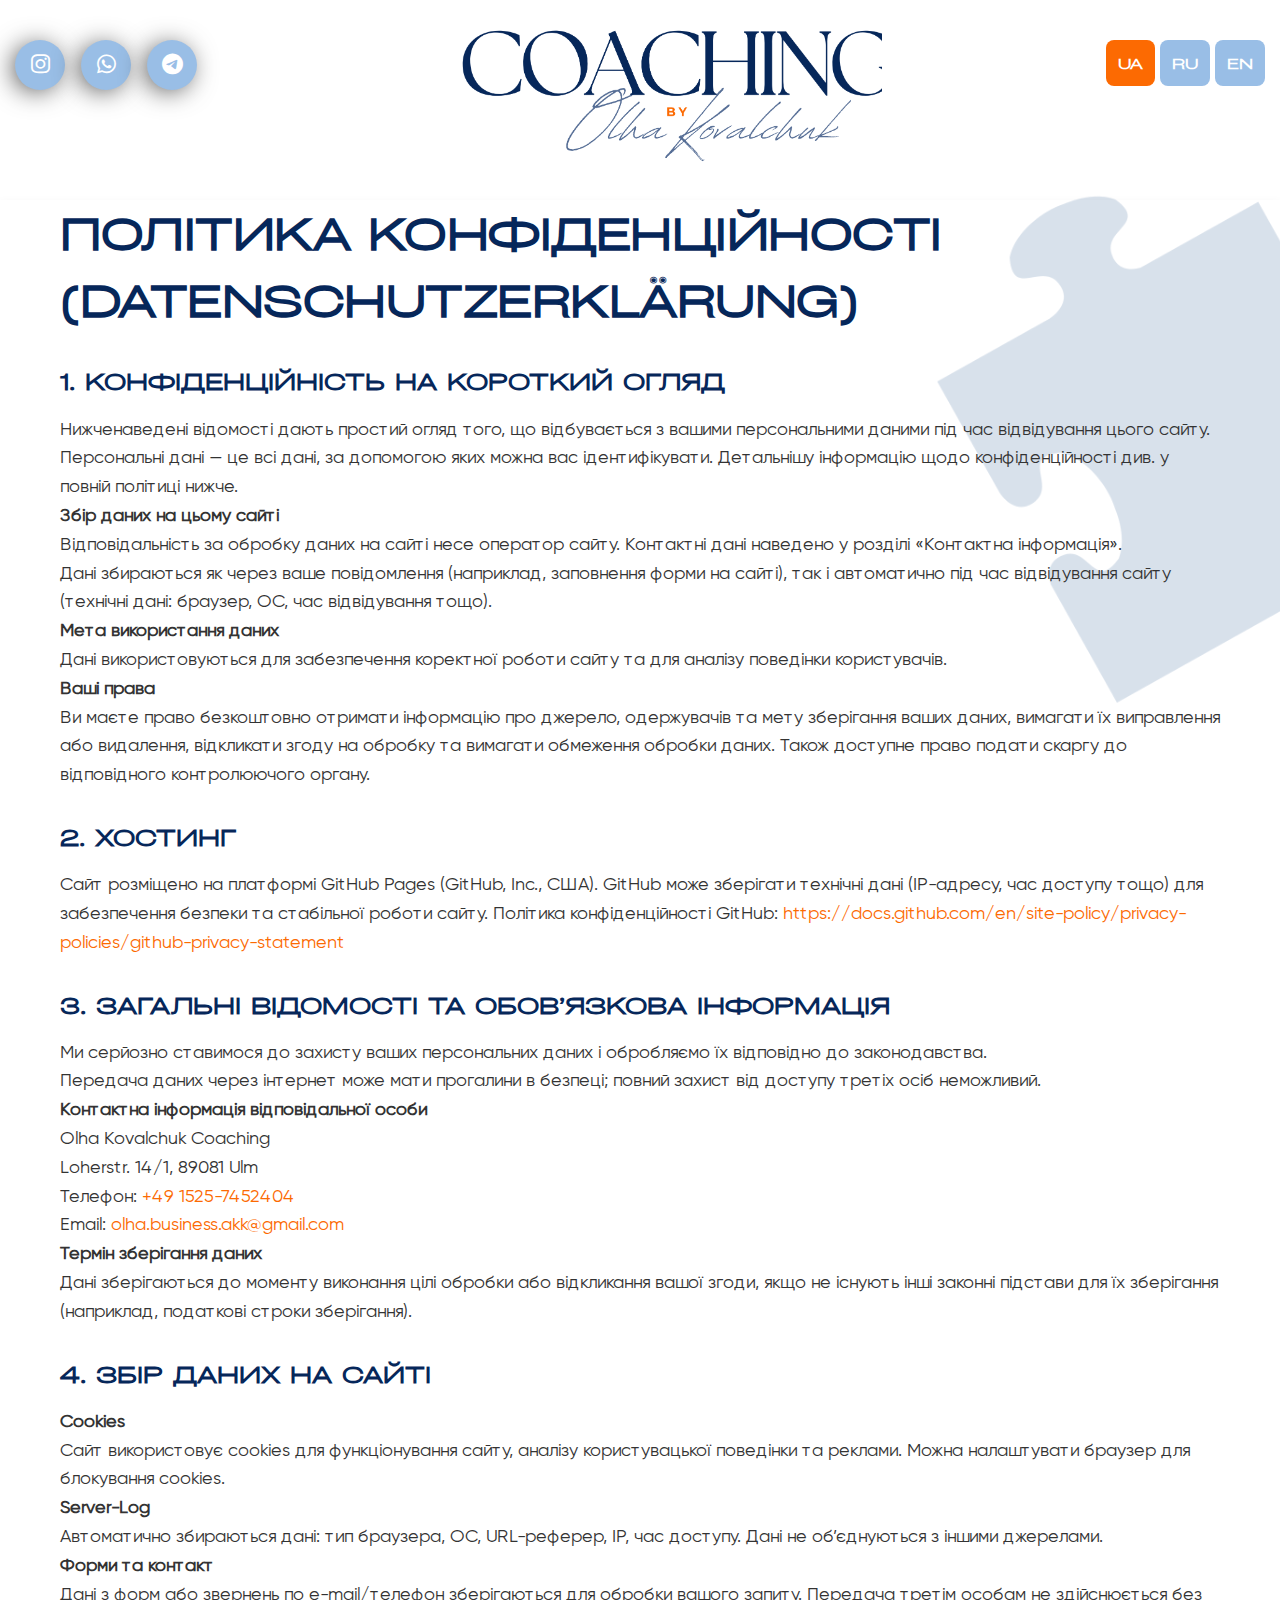
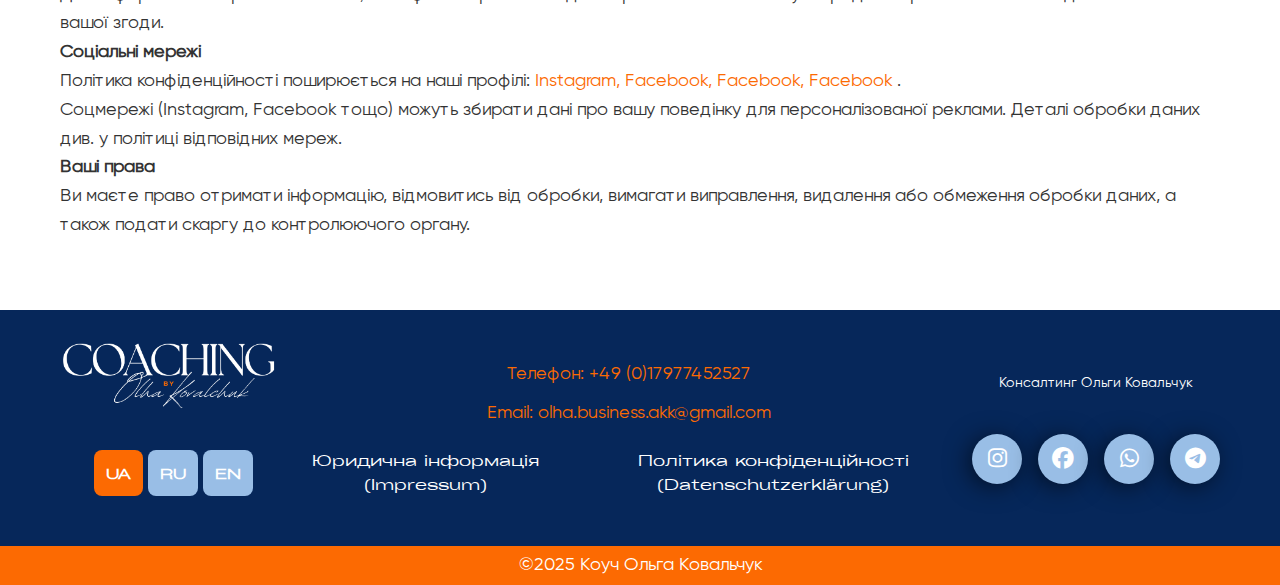
<file: PrivacyPolicy.html>
<!DOCTYPE html>
<html lang="uk">
  <head>
    <meta charset="UTF-8" />
    <meta name="viewport" content="width=device-width, initial-scale=1.0" />
    <title>Ольга Ковальчук | Коуч ICF</title>
    <link
      rel="stylesheet"
      href="https://cdnjs.cloudflare.com/ajax/libs/font-awesome/6.4.2/css/all.min.css"
    />
    <link rel="stylesheet" href="style.css" />
    <link rel="preconnect" href="https://fonts.googleapis.com" />
    <link rel="preconnect" href="https://fonts.gstatic.com" crossorigin />
  </head>
  <body class="contract">
    <header class="header">
      <div class="header-container">
        <div class="header__top">
          <div class="social">
            <a
              href="https://www.instagram.com/coach_olhakovalchuk"
              target="_blank"
            >
              <i class="fa-brands fa-instagram"></i>
            </a>
            <a href="https://wa.me/+4917677452527" target="_blank">
              <i class="fa-brands fa-whatsapp"></i>
            </a>
            <a href="https://t.me/+4917677452527" target="_blank">
              <i class="fa-brands fa-telegram"></i>
            </a>
          </div>
          <a href="index.html" class="logo">
            <img
              src="images/OLGAKOVALCHUK.png"
              alt="Ольга Ковальчук | Коуч ICF"
            />
          </a>
          <div class="lang-switcher">
            <a href="PrivacyPolicy.html" class="lang-btn active">UA</a>
            <a href="PrivacyPolicy-ru.html" class="lang-btn">RU</a>
            <a href="PrivacyPolicy-en.html" class="lang-btn">EN</a>
          </div>
        </div>

        <nav class="nav">
          <div class="lang-switcher mobile">
            <a href="PrivacyPolicy.html" class="lang-btn active">UA</a>
            <a href="PrivacyPolicy-ru.html" class="lang-btn">RU</a>
            <a href="PrivacyPolicy-en.html" class="lang-btn">EN</a>
          </div>
        </nav>
      </div>
    </header>
    <section id="privacy" class="section">
      <div class="container">
        <h2 class="section-title">
          Політика конфіденційності <span>(Datenschutz­erklärung)</span>
        </h2>

        <h3>1. Конфіденційність на короткий огляд</h3>
        <p>
          Нижченаведені відомості дають простий огляд того, що відбувається з
          вашими персональними даними під час відвідування цього сайту.
          Персональні дані — це всі дані, за допомогою яких можна вас
          ідентифікувати. Детальнішу інформацію щодо конфіденційності див. у
          повній політиці нижче.
        </p>

        <h4>Збір даних на цьому сайті</h4>
        <p>
          Відповідальність за обробку даних на сайті несе оператор сайту.
          Контактні дані наведено у розділі «Контактна інформація».
        </p>
        <p>
          Дані збираються як через ваше повідомлення (наприклад, заповнення
          форми на сайті), так і автоматично під час відвідування сайту
          (технічні дані: браузер, ОС, час відвідування тощо).
        </p>

        <h4>Мета використання даних</h4>
        <p>
          Дані використовуються для забезпечення коректної роботи сайту та для
          аналізу поведінки користувачів.
        </p>

        <h4>Ваші права</h4>
        <p>
          Ви маєте право безкоштовно отримати інформацію про джерело,
          одержувачів та мету зберігання ваших даних, вимагати їх виправлення
          або видалення, відкликати згоду на обробку та вимагати обмеження
          обробки даних. Також доступне право подати скаргу до відповідного
          контролюючого органу.
        </p>

        <h3>2. Хостинг</h3>
        <p>
          Сайт розміщено на платформі GitHub Pages (GitHub, Inc., США). GitHub
          може зберігати технічні дані (IP-адресу, час доступу тощо) для
          забезпечення безпеки та стабільної роботи сайту. Політика
          конфіденційності GitHub:
          <a
            href="https://docs.github.com/en/site-policy/privacy-policies/github-privacy-statement"
            >https://docs.github.com/en/site-policy/privacy-policies/github-privacy-statement</a
          >
        </p>

        <h3>3. Загальні відомості та обов’язкова інформація</h3>
        <p>
          Ми серйозно ставимося до захисту ваших персональних даних і обробляємо
          їх відповідно до законодавства.
        </p>
        <p>
          Передача даних через інтернет може мати прогалини в безпеці; повний
          захист від доступу третіх осіб неможливий.
        </p>

        <h4>Контактна інформація відповідальної особи</h4>
        <p>
          Olha Kovalchuk Coaching<br />
          Loherstr. 14/1, 89081 Ulm<br />
          Телефон: <a href="tel:+4915257452404">+49 1525-7452404</a><br />
          Email:
          <a href="mailto:olha.business.akk@gmail.com"
            >olha.business.akk@gmail.com</a
          >
        </p>

        <h4>Термін зберігання даних</h4>
        <p>
          Дані зберігаються до моменту виконання цілі обробки або відкликання
          вашої згоди, якщо не існують інші законні підстави для їх зберігання
          (наприклад, податкові строки зберігання).
        </p>

        <h3>4. Збір даних на сайті</h3>
        <h4>Cookies</h4>
        <p>
          Сайт використовує cookies для функціонування сайту, аналізу
          користувацької поведінки та реклами. Можна налаштувати браузер для
          блокування cookies.
        </p>

        <h4>Server-Log</h4>
        <p>
          Автоматично збираються дані: тип браузера, ОС, URL-реферер, IP, час
          доступу. Дані не об’єднуються з іншими джерелами.
        </p>

        <h4>Форми та контакт</h4>
        <p>
          Дані з форм або звернень по e-mail/телефон зберігаються для обробки
          вашого запиту. Передача третім особам не здійснюється без вашої згоди.
        </p>

        <h4>Соціальні мережі</h4>
        <p>
          Політика конфіденційності поширюється на наші профілі:
          <a
            href="https://www.instagram.com/coach_olhakovalchuk"
            target="_blank"
            >Instagram,</a
          >
          <a href="https://www.facebook.com/okovalchuk.coach" target="_blank">
            Facebook,
          </a>
          <a
            href="https://www.facebook.com/olha.kovalchuk.coaching"
            target="_blank"
          >
            Facebook,
          </a>
          <a href="https://www.facebook.com/coach.okovalchuk" target="_blank">
            Facebook </a
          >.
        </p>
        <p>
          Соцмережі (Instagram, Facebook тощо) можуть збирати дані про вашу
          поведінку для персоналізованої реклами. Деталі обробки даних див. у
          політиці відповідних мереж.
        </p>

        <h4>Ваші права</h4>
        <p>
          Ви маєте право отримати інформацію, відмовитись від обробки, вимагати
          виправлення, видалення або обмеження обробки даних, а також подати
          скаргу до контролюючого органу.
        </p>
      </div>
    </section>

    <footer id="contacts">
      <div class="container">
        <div>
          <a href="index.html" class="logo">
            <img
              src="images/OLGAKOVALCHUK-w.png"
              alt="Ольга Ковальчук | Коуч ICF"
            />
          </a>
          <div class="lang-switcher">
            <a href="PrivacyPolicy.html" class="lang-btn active">UA</a>
            <a href="PrivacyPolicy-ru.html" class="lang-btn">RU</a>
            <a href="PrivacyPolicy-en.html" class="lang-btn">EN</a>
          </div>
        </div>
        <div>
          <div class="contac">
            <p>Телефон: <a href="tel:+4917977452527">+49 (0)17977452527</a></p>
            <p>
              Email:
              <a href="mailto:olha.business.akk@gmail.com"
                >olha.business.akk@gmail.com</a
              >
            </p>
          </div>

          <div class="contracts">
            <a href="Impressum.html"
              >Юридична інформація <span>(Impressum)</span></a
            >
            <a href="PrivacyPolicy.html"
              >Політика конфіденційності <span>(Datenschutz­erklärung)</span></a
            >
          </div>
        </div>
        <div>
          <div class="text">Консалтинг Ольги Ковальчук</div>
          <div class="social">
            <a
              href="https://www.instagram.com/coach_olhakovalchuk"
              target="_blank"
            >
              <i class="fa-brands fa-instagram"></i>
            </a>
            <a href="https://www.facebook.com/coach.okovalchuk" target="_blank">
              <i class="fa-brands fa-facebook"></i>
            </a>
            <a href="https://wa.me/+4917677452527" target="_blank">
              <i class="fa-brands fa-whatsapp"></i>
            </a>
            <a href="https://t.me/+4917677452527" target="_blank">
              <i class="fa-brands fa-telegram"></i>
            </a>
          </div>
        </div>
      </div>
      <div class="bottom-footer">
        <p>©2025 Коуч Ольга Ковальчук</p>
      </div>
    </footer>
  </body>
</html>
</file>
<file: style.css>
@font-face {
  font-family: "Grotesk";
  src: url("./fonts//cy-grotesk-grand-regular.ttf") format("truetype");
  font-weight: 400;
  font-style: normal;
}

@font-face {
  font-family: "Gilroy";
  src: url("./fonts/Gilroy-Regular.ttf") format("opentype");
  font-weight: 400;
  font-style: normal;
}

@font-face {
  font-family: "LindseySignature";
  src: url("./fonts/LindseySignature.ttf") format("opentype");
  font-weight: 400;
  font-style: normal;
}

:root {
  --blue: #06275a;
  --orange: #fc6a02;
  --blue-light: #99bee6;
  --white: #ffffff;
  --black: #333333;
  --font-heading: "Grotesk", sans-serif;
  --font-text: "Gilroy", sans-serif;
  --font-signature: "LindseySignature", sans-serif;
}

*,
*::before,
*::after {
  box-sizing: border-box;
  margin: 0;
  padding: 0;
}

img,
picture,
video,
canvas,
svg {
  display: block;
  max-width: 100%;
  height: auto;
}

input,
button,
textarea,
select {
  font: inherit;
  border: none;
  background: none;
}

button {
  cursor: pointer;
}

a {
  color: inherit;
  text-decoration: none;
}

ul,
ol {
  list-style: none;
}

table {
  border-collapse: collapse;
  border-spacing: 0;
}

:focus {
  outline: none;
}

html,
body {
  height: 100%;
  scroll-behavior: smooth;
  font-size: 18px;
  line-height: 1.6;
}

body {
  font-family: var(--font-text);
  background: var(--white);
  color: var(--black);
  overflow-x: hidden;
}

.container {
  max-width: 1200px;
  margin: 0 auto;
  padding: 0 20px;
}

.header {
  position: relative;
  top: 0;
  left: 0;
  width: 100%;
  background: var(--white);
  padding: 0 15px;
  box-shadow: 0 3px 10px rgba(0, 0, 0, 0.05);
  z-index: 1000;
  min-height: 100vh;
  display: flex;
  flex-direction: column;
  align-items: center;
  overflow-x: hidden;
}

.header::after {
  position: absolute;
  content: "";
  background-image: url(images/back.png);
  background-repeat: no-repeat;
  background-size: contain;
  right: -36vw;
  top: 150px;
  height: 70vh;
  width: 63vw;
  z-index: -1;
  opacity: 0.3;
}

.header__top {
  display: flex;
  align-items: flex-start;
  justify-content: space-between;
  width: 100vw;
  padding: 0 15px;
  max-width: 1300px;
  margin: auto;
}

.header__inner {
  display: flex;
  justify-content: space-between;
  align-items: center;
}

.logo {
  height: 200px;
  overflow: hidden;
  display: flex;
  justify-content: center;
}

.logo img {
  height: 575px;
  object-fit: contain;
  object-position: 25px -50px;
}

.nav {
  display: flex;
  align-items: center;
  justify-content: center;
  width: 100%;
}

.nav-list {
  display: flex;
  gap: 50px;
}

.nav-list a {
  font-size: 17px;
  transition: 0.3s;
  color: var(--black);
  font-family: var(--font-heading);
}

.nav-list a:hover {
  color: var(--orange);
}

.btn-join {
  padding: 8px 14px 12px;
  background: var(--orange);
  color: var(--white);
  border-radius: 0;
  font-size: 20px;
}

nav a.btn-join {
  padding: 8px 14px 12px;
  background: var(--blue-light);
  color: var(--white);
  border-radius: 0;
  font-size: 20px;
  font-weight: 300;
}

.btn-join i {
  padding-right: 15px;
  font-size: 20px;
}

.burger {
  display: none;
  flex-direction: column;
  gap: 5px;
  cursor: pointer;
  padding-top: 25px;
}

.burger span {
  width: 25px;
  height: 2px;
  background: var(--blue);
  transition: 0.3s;
}

.burger.active span:nth-child(1) {
  transform: rotate(45deg) translate(5px, 5px);
}
.burger.active span:nth-child(2) {
  opacity: 0;
}
.burger.active span:nth-child(3) {
  transform: rotate(-45deg) translate(5px, -5px);
}

@media (max-width: 1200px) and (min-width: 1048px) {
  .nav-list a {
    font-size: 14px;
  }
  .nav-list {
    gap: 10px;
  }
}
@media (max-width: 1048px) {
  .nav {
    position: absolute;
    top: 0;
    right: 0;
    background: var(--blue);
    height: 70vh;
    width: 100%;
    display: none;
    flex-direction: column;
    padding: 20px;
    gap: 15px;
    z-index: 100000;
  }
  .nav-list a {
    color: var(--white);
    font-size: 15px;
  }
  .nav.open {
    display: flex;
  }
  .nav-list {
    flex-direction: column;
    align-items: center;
    gap: 15px;
  }
  .burger {
    display: flex;
    position: relative;
    right: 0;
    z-index: 1000000;
  }
  .open .burger span {
    background: var(--white);
  }
  .logo img {
    height: 300px;
    object-fit: contain;
    object-position: -5px -28px;
  }

  .header::after {
    display: none;
  }
}

.hero {
  display: flex;
  align-items: center;
  justify-content: center;
  gap: 50px;
  padding-top: 60px;
}

.hero > img {
  max-height: 60vh;
}

.hero-container {
  display: flex;
  flex-direction: column;
  align-items: center;
  justify-content: center;
}

.hero__content {
  position: relative;
  text-align: center;
  max-width: 735px;
  animation: fadeUp 1.3s ease forwards;
  opacity: 0;
  transform: translateY(20px);
}

.hero-container h2 {
  font-size: 20px;
  letter-spacing: -0.5px;
  color: var(--blue);
  margin-bottom: 10px;
  text-transform: uppercase;
  font-family: var(--font-heading);
  text-align: center;
  background-color: #c4dbf3;
  padding: 10px;
}

.hero__title {
  font-size: 40px;
  margin-bottom: 20px;
  letter-spacing: 3px;
  text-align: center;
}

.hero__title span {
  font-family: var(--font-heading);
  text-transform: uppercase;
  font-size: 33px;
  display: block;
  margin-top: -10px;
  color: var(--blue-light);
  font-weight: 500;
  margin: 5px auto;
  text-shadow: 0 1px 2px rgba(0, 0, 0, 0.15);
}

.hero__text {
  font-size: 20px;
  line-height: 1.6;
  margin-bottom: 30px;
  margin-top: 20px;
  position: relative;
  display: block;
  text-align: center;
}

.btn {
  display: inline-flex;
  align-items: center;
  gap: 10px;
  background: var(--blue);
  color: var(--white);
  padding: 12px 25px;
  font-size: 20px;
  text-transform: uppercase;
  border-radius: 130px;
  transition: background 0.3s ease, color 0.3s ease;
}

.btn:hover {
  background-color: var(--orange);
}

.btn i {
  font-size: 30px;
}

@keyframes fadeUp {
  to {
    opacity: 1;
    transform: translateY(0);
  }
}

@media (max-width: 1048px) {
  .header {
    height: auto;
    min-height: 100vh;
    background: linear-gradient(
        to bottom,
        rgba(255, 255, 255, 0.4),
        rgba(255, 255, 255, 0)
      ),
      url("images/header-m.png") center/cover no-repeat;
  }
  .hero > img {
    display: none;
  }
  .hero__title {
    font-size: 14px;
    margin-bottom: 0;
  }
  .hero__title span {
    font-size: 25px;
    margin: 5px auto;
    color: var(--blue);
  }
  .header__top .mobile {
    display: none;
  }
  .hero-container {
    position: absolute;
    bottom: 0;
    margin: 20px;
    display: flex;
    background-color: rgba(255, 255, 255, 0.4);
    padding: 15px;
  }
  .hero__text {
    font-size: 14px;
    margin-bottom: 5px;
    font-weight: 600;
    margin-top: 0;
  }
  .btn i {
    font-size: 15px;
  }
  .btn {
    font-size: 12px;
    margin: auto;
  }
}

.social {
  display: flex;
  align-items: center;
  justify-content: center;
  gap: 16px;
  padding-top: 40px;
}

.social a {
  font-size: 1.2rem;
  color: var(--white);
  background-color: var(--blue-light);
  width: 50px;
  height: 50px;
  border-radius: 100%;
  display: flex;
  align-items: center;
  justify-content: center;
  transition: color 0.3s ease;
  box-shadow: -4px 3px 27px -3px rgba(0, 0, 0, 0.75);
}

.social a:hover {
  color: var(--blue);
}

.lang-switcher {
  display: flex;
  gap: 5px;
  align-items: center;
  padding-top: 40px;
}

.lang-btn {
  padding: 12px;
  background: var(--blue-light);
  color: var(--white);
  font-weight: 600;
  font-family: var(--font-heading);
  border-radius: 8px;
  transition: 0.3s;
  font-size: 14px;
}

.lang-btn:hover {
  background: var(--orange);
  color: var(--white);
}

.lang-btn.active {
  background: var(--orange);
  color: var(--white);
}

@media (min-width: 1047px) {
  .nav .mobile {
    display: none;
  }
}

section {
  padding: 140px 0 70px;
}
.experience {
  position: relative;
  background: var(--bg-cream);
  overflow: hidden;
  color: #fff;
  padding-bottom: 0;
}

.experience::before {
  content: "";
  position: absolute;
  top: 0;
  left: 0;
  width: 100%;
  height: 130%;
  background-image: url("images/about-back.jpg");
  background-size: cover;
  background-position: center;
  background-repeat: no-repeat;
  transform: translateY(0);
  transition: transform 0.2s linear;
  will-change: transform;
  z-index: 0;
}

.services.experience::before {
  background-image: url("images/services-back.png");
}

.experience .container {
  position: relative;
  z-index: 2;
}

.exp-bg {
  position: absolute;
  top: -100px;
  right: -100px;
  width: 400px;
  height: 400px;
  background: radial-gradient(
    circle,
    var(--accent-terracotta) 0%,
    transparent 70%
  );
  opacity: 0.15;
  filter: blur(100px);
  z-index: 1;
}

.exp-header {
  text-align: center;
  max-width: 600px;
  margin: 0 auto 80px;
}

h2 {
  font-size: 42px;
  letter-spacing: -0.5px;
  color: var(--blue);
  margin-bottom: 10px;
  text-transform: uppercase;
  font-family: var(--font-heading);
}

.exp-header p {
  font-size: 18px;
  color: var(--text-muted);
}

.exp-card p span {
  color: var(--orange);
  font-size: 20px;
  text-transform: uppercase;
}

.exp-grid {
  display: grid;
  grid-template-columns: repeat(auto-fit, minmax(280px, 1fr));
  gap: 40px;
  color: var(--black);
}

.exp-card {
  background: #fff;
  border-radius: 24px;
  padding: 40px 32px;
  box-shadow: 0 10px 40px rgba(0, 0, 0, 0.04);
  position: relative;
}

.exp-num {
  position: absolute;
  top: 24px;
  right: 32px;
  font-size: 56px;
  font-weight: 700;
  opacity: 0.5;
  color: var(--blue-light);
  font-family: "Oswald", sans-serif;
  text-shadow: 0 1px 2px rgba(0, 0, 0, 0.15);
}

h3 {
  font-size: 22px;
  margin-bottom: 16px;
  color: var(--blue);
  font-family: var(--font-heading);
  text-transform: uppercase;
}

.exp-card p {
  color: var(--text-dark);
  line-height: 1.6;
  font-size: 17px;
}
.experience .logo {
  margin-top: 50px;
}
@media (max-width: 768px) {
  section {
    padding: 80px 0;
  }

  h2 {
    font-size: 30px;
    text-align: center;
  }

  .exp-card {
    padding: 28px 24px;
  }

  .exp-num {
    font-size: 42px;
  }
}

.clients {
  color: var(--blue);
  position: relative;
}

.clients::after {
  position: absolute;
  content: "";
  background-image: url(images/back.png);
  background-repeat: no-repeat;
  background-size: contain;
  left: -18px;
  top: 0;
  height: 118vh;
  width: 73vw;
  z-index: -1;
  opacity: 0.4;
}

.clients-grid {
  display: grid;
  grid-template-columns: repeat(auto-fit, minmax(280px, 1fr));
  gap: 30px;
  align-items: center;
}

.clients-grid .card {
  display: flex;
  flex-direction: column;
  align-items: center;
  justify-content: center;
}

.clients-grid .card p {
  margin-bottom: -70px;
  text-align: center;
  padding: 15px;
}
.clients-grid .card .logo img {
  height: 256px;
  object-fit: contain;
  object-position: -5px 80px;
}

.client-card {
  position: relative;
  height: 400px;
  border-radius: 20px;
  overflow: hidden;
  background-size: cover;
  background-position: top;
  cursor: pointer;
  display: flex;
  align-items: center;
  justify-content: center;
  transition: transform 0.3s ease, box-shadow 0.3s ease;
}

.client-card:hover {
  transform: translateY(-10px);
  box-shadow: 0 15px 40px rgba(0, 0, 0, 0.3);
}

.client-overlay {
  position: absolute;
  inset: 0;
  background: rgba(0, 0, 0, 0.75);
  color: #fff;
  display: flex;
  flex-direction: column;
  align-items: center;
  justify-content: center;
  text-align: center;
  padding: 20px;
  transition: background 0.3s ease;
}

.client-card:hover .client-overlay {
  background: rgba(0, 0, 0, 0.6);
}

.client-overlay h3 {
  margin-bottom: 15px;
  font-size: 20px;
  font-family: var(--font-heading);
  color: var(--white);
  line-height: 1.6;
}

.client-btn {
  position: absolute;
  bottom: 20px;
  background: var(--white);
  color: var(--blue);
  padding: 8px 16px;
  border-radius: 50px;
  font-weight: 600;
  font-size: 16px;
  cursor: pointer;
  transition: background 0.3s ease, color 0.3s ease;
}

.client-btn:hover {
  background: var(--orange);
  color: #fff;
}

.btn-small {
  background: var(--white);
  color: var(--blue);
  padding: 8px 16px;
  border-radius: 50px;
  font-weight: 600;
  font-size: 16px;
  cursor: pointer;
  margin-top: 20px;
  border: 1px solid var(--blue);
  transition: background 0.3s ease, color 0.3s ease;
}

.btn-small:hover {
  background: var(--orange);
  color: #fff;
}

.modal {
  position: fixed;
  top: 0;
  left: 0;
  width: 100%;
  height: 100%;
  display: none;
  background: rgba(0, 0, 0, 0.6);
  align-items: center;
  justify-content: center;
  z-index: 10000;
  padding: 20px;
  overflow-y: auto;
}

.modal-content {
  background: #fff;
  padding: 30px;
  border-radius: 20px;
  max-width: 600px;
  width: 100%;
  text-align: center;
  position: relative;
  margin: 40px auto;
  max-height: 90vh;
  overflow-y: auto;
}

.modal .btn {
  font-size: 16px;
  text-transform: lowercase;
  margin-top: 30px;
}

.modal-content {
  background: #fff;
  padding: 30px;
  border-radius: 20px;
  max-width: 500px;
  width: 100%;
  text-align: center;
  position: relative;
}

.modal-close {
  position: absolute;
  top: 15px;
  right: 20px;
  font-size: 28px;
  cursor: pointer;
}

@media (max-width: 768px) {
  .client-card {
    height: 300px;
  }

  .client-overlay h3 {
    font-size: 18px;
  }
}

.certs {
  position: relative;
  padding: 10px 10px 20px;
  max-width: 800px;
  margin: 30px auto;
}

.certs h3 {
  margin-top: 40px;
  color: #fff;
  text-align: center;
}

.certs p {
  text-align: center;
}

.certs-carousel {
  position: relative;
  max-width: 100%;
  margin: 12px auto 0;
}

#reviews .certs-carousel {
  max-width: 800px;
}
.certs-viewport {
  position: relative;
  overflow: visible;
  perspective: 100%;
  -webkit-mask-image: linear-gradient(
    90deg,
    transparent 0%,
    #000 7%,
    #000 93%,
    transparent 100%
  );
  mask-image: linear-gradient(
    90deg,
    transparent 0%,
    #000 7%,
    #000 93%,
    transparent 100%
  );
  padding: 30px;
}
.certs-slide {
  position: absolute;
  left: 50%;
  top: 0;
  width: clamp(200px, 36vw, 300px);
  aspect-ratio: 4/3;
  transform: translate3d(-50%, 0, 0);
  transform-style: preserve-3d;
  transition: transform 0.45s cubic-bezier(0.22, 0.61, 0.36, 1),
    opacity 0.35s ease, filter 0.35s ease;
  will-change: transform;
  z-index: 1;
  opacity: 0.85;
}
.certs-slide.is-active {
  z-index: 30;
  opacity: 1;
}
.certs-slide img {
  width: 100%;
  height: 100%;
  object-fit: cover;
  display: block;
  border-radius: 18px;
  background: #fff;
  box-shadow: 0 24px 60px rgba(0, 0, 0, 0.18),
    0 6px 20px rgba(107, 107, 107, 0.25);
  border: 1px solid #00000010;
  pointer-events: auto;
  cursor: pointer;
}

.certs-btn {
  position: absolute;
  top: 40%;
  transform: translateY(-50%);
  width: 44px;
  height: 44px;
  border-radius: 50%;
  border: 0;
  background: var(--orange);
  color: #fff;
  box-shadow: -4px 3px 29px 4px rgba(0, 0, 0, 0.25);
  cursor: pointer;
  z-index: 40;
  transition: transform 0.18s ease, box-shadow 0.18s ease, filter 0.18s ease;
}
.certs-btn.prev {
  left: -6px;
}
.certs-btn.next {
  right: -6px;
}

.certs-btn::before {
  content: "";
  position: absolute;
  inset: 0;
  width: 16px;
  height: 16px;
  margin: auto;
  background: #fff;
  clip-path: polygon(30% 50%, 70% 20%, 70% 80%);
  transform: rotate(180deg);
}
.certs-btn.next::before {
  transform: none;
}

.certs-btn:hover {
  transform: translateY(-50%) scale(1.04);
  box-shadow: 0 18px 34px rgba(133, 133, 133, 0.55);
  filter: saturate(1.05);
}
.certs-btn:active {
  transform: translateY(-50%) scale(0.98);
  box-shadow: 0 10px 20px rgba(127, 126, 126, 0.5);
}
.certs-btn:focus-visible {
  outline: none;
  box-shadow: 0 0 0 3px #fff, 0 0 0 6px rgba(129, 129, 129, 0.85);
}
@media (max-width: 1048px) {
  .certs-btn.prev {
    left: 4px;
  }
  .certs-btn.next {
    right: 4px;
  }
}
@media (max-width: 560px) {
  .certs-btn {
    width: 40px;
    height: 40px;
  }
}

.certs-dots {
  display: flex;
  gap: 10px;
  align-items: center;
  justify-content: center;
  flex-wrap: wrap;
  margin-top: -50px;
}
.certs-dot {
  width: 8px;
  height: 8px;
  border-radius: 999px;
  background: #d7d7d7;
  border: 0;
  cursor: pointer;
  transition: transform 0.18s ease, background 0.18s ease, box-shadow 0.18s ease;
}
.certs-dot[aria-selected="true"] {
  background: var(--accent);
  transform: scale(1.35);
  box-shadow: 0 0 0 6px rgba(171, 165, 166, 0.15);
}

.certs-progress {
  height: 4px;
  border-radius: 999px;
  overflow: hidden;
  margin: 14px auto 0;
  max-width: 680px;
}
.certs-progress span {
  display: block;
  height: 100%;
  width: 0%;
  background: var(--accent);
  box-shadow: 0 6px 16px rgba(160, 155, 156, 0.45);
}

@media (max-width: 560px) {
  .certs {
    padding: 0 15px;
  }
  .certs-viewport {
    padding: 34px 0 48px;
  }
}

.experience h2 {
  color: #fff;
}

.services .exp-card {
  display: flex;
  flex-direction: column;
  align-items: center;
  justify-content: space-between;
  text-align: center;
  cursor: pointer;
  transition: all 0.18s ease;
}

.services .exp-card img {
  margin: -60px 20px 20px;
  width: 100%;
  height: 250px;
  border-radius: 20px;
  border: 1px solid;
  object-fit: cover;
}

.exp-card h4 {
  color: var(--orange);
}

.services .container .exp-grid {
  margin-bottom: 140px;
}

.services .exp-card .btn-small {
  position: absolute;
  bottom: -70px;
  width: 90%;
}

.services .container .exp-grid:last-child {
  margin-top: 60px;
}
@media (max-width: 1048px) {
  .services .container .exp-grid:last-child {
    margin-top: -60px;
  }
}

.process-grid {
  display: flex;
  flex-wrap: wrap;
  gap: 40px;
  justify-content: center;
  text-align: center;
}

.process .container {
  display: flex;
  flex-direction: column;
  gap: 40px;
  text-align: center;
  align-items: center;
  justify-content: center;
}

.process .container > h3 {
  margin-top: 40px;
}

.process .container > p {
  font-size: 20px;
  max-width: 600px;
  margin: auto;
}

.process-step {
  background: #fff;
  border-radius: 24px;
  padding: 40px 30px;
  width: 260px;
  text-align: center;
  transform: translateY(40px);
  opacity: 0;
  box-shadow: 0 20px 60px rgba(0, 0, 0, 0.15);
  transition: all 0.8s cubic-bezier(0.68, -0.55, 0.27, 1.55);
}

.process-step.in-view {
  transform: translateY(0);
  opacity: 1;
}

.step-num {
  font-size: 64px;
  font-weight: 700;
  color: var(--orange);
  font-family: var(--font-heading);
  margin-bottom: 20px;
  text-shadow: 1px 1px 10px rgba(0, 0, 0, 0.1);
}

.step-text h3 {
  font-size: 22px;
  color: var(--blue);
  margin-bottom: 12px;
  font-family: var(--font-heading);
}

.step-text p {
  font-size: 17px;
  color: var(--black);
  line-height: 1.6;
}

.process-step:hover {
  transform: translateY(-10px) scale(1.05);
}

@media (max-width: 768px) {
  .process-grid {
    flex-direction: column;
    align-items: center;
  }
  .process-step {
    width: 90%;
  }
}
.process {
  position: relative;
  overflow-x: hidden;
}

.process-grid::after {
  position: absolute;
  content: "";
  background-image: url(images/back.png);
  background-repeat: no-repeat;
  background-size: contain;
  right: -18px;
  top: 0;
  height: 118vh;
  width: 73vw;
  z-index: -1;
  opacity: 0.4;
}

#reviews {
  background-image: url(images//about-back.jpg);
  background-repeat: no-repeat;
  background-size: cover;
  text-align: center;
  position: relative;
}

#reviews .certs {
  position: relative;
  z-index: 100;
  max-width: 100vw;
  color: #fff;
}

#reviews .certs h2 {
  color: #fff;
}

#reviews .certs-track {
  height: 420px;
}

#reviews .section-subtitle {
  max-width: 600px;
  margin: auto;
}

#reviews .certs-dots {
  margin-top: 0;
}

.review-card {
  border-radius: 24px;
  padding: 40px 32px;
  box-shadow: 0 10px 40px rgba(0, 0, 0, 0.04);
  border: 2px solid var(--blue);
  background-color: #fff;
  display: flex;
  flex-direction: column;
  justify-content: center;
  height: 400px;
  text-align: center;
  font-family: var(--font-main);
}

.review-text {
  font-style: italic;
  color: var(--blue);
  margin-bottom: 16px;
  line-height: 1.6;
  font-size: 16px;
}

.review-author {
  color: var(--orange);
  font-weight: 600;
  font-size: 0.95rem;
}

@media (max-width: 992px) {
  .review-text {
    font-size: 12px;
  }
  .btn-read {
    font-size: 12px;
    width: 130px;
    padding: 5px 10px;
    border-radius: 4px;
    margin: 10px auto;
  }
  .review-author {
    font-size: 12px;
  }
  #reviews .certs-viewport {
    padding: 10px 0 0;
  }
}

.btn-read {
  background: var(--blue);
  color: var(--white);
  padding: 8px 16px;
  border-radius: 50px;
  font-weight: 600;
  font-size: 14px;
  cursor: pointer;
  margin-top: 20px;
  transition: background 0.3s ease, color 0.3s ease;
}

.btn-read:hover {
  background: var(--orange);
  color: #fff;
}
.close {
  position: absolute;
  right: 10px;
  top: 10px;
}

@media (max-width: 1048px) {
  #reviews .certs {
    padding: 70px 15px;
  }
  #reviews {
    overflow-x: hidden;
  }
  .modal-text {
    font-size: 14px;
  }
  .modal .btn {
    font-size: 14px;
  }
}

.faq {
  background: #fff;
  padding: 100px 15px;
}
.faq .section-title {
  text-align: center;
  margin-bottom: 40px;
}
.faq-list {
  max-width: 900px;
  margin: 0 auto;
}
.faq-item {
  border-bottom: 1px solid rgba(0, 0, 0, 0.1);
}
.faq-question {
  width: 100%;
  background: none;
  border: none;
  text-align: left;
  font-size: 20px;
  padding: 20px;
  cursor: pointer;
  font-weight: 600;
  color: #2b2017;
  display: flex;
  justify-content: space-between;
  align-items: center;
  transition: color 0.3s ease;
}
.faq-question:hover {
  color: var(--orange);
}
.faq-icon {
  font-size: 28px;
  color: var(--orange);
  transition: transform 0.3s ease;
}
.faq-answer {
  max-height: 0;
  overflow: hidden;
  transition: max-height 0.5s ease, opacity 0.4s ease;
  opacity: 0;
  padding: 0 20px;
}
.faq-answer p,
.faq-answer ul {
  color: var(--blue);
  font-size: 16px;
  line-height: 1.6;
  margin-bottom: 10px;
}
.faq-item.active .faq-answer {
  max-height: 1000px;
  opacity: 1;
  padding-bottom: 15px;
}
.faq-item.active .faq-answer {
  color: var(--orange);
}
.faq-item.active .faq-icon {
  transform: rotate(180deg);
  content: "−";
}

.faq-answer strong {
  color: var(--orange);
}

.faq-answer h6 {
  font-size: 16px;
}
@media (max-width: 700px) {
  .faq {
    padding: 50px 15px;
  }
  .faq-question {
    font-size: 18px;
    padding: 18px 10px;
  }
  .faq-icon {
    font-size: 24px;
  }
  .authors-section {
    padding-top: 50px;
  }
}

footer {
  background-color: var(--blue);
  color: var(--white);
  padding: 50px 0 0;
}

footer .container {
  display: flex;
  align-items: center;
  justify-content: space-between;
}

footer .container > div:first-child {
  display: flex;
  flex-direction: column;
  align-items: center;
  justify-content: center;
  width: 25%;
  margin-top: -70px;
}

footer .container > div:last-child {
  display: flex;
  flex-direction: column;
  align-items: center;
  justify-content: center;
  text-align: center;
  width: 25%;
}

footer .container > div:first-child .lang-switcher {
  margin: -80px auto 0;
}

footer .nav {
  display: flex;
  background: transparent;
  position: relative;
  height: auto;
}

footer .nav-list {
  gap: 15px;
}

footer .nav-list a {
  color: var(--white);
  font-size: 14px;
}

footer .logo img {
  object-position: -5px 14px;
}

.bottom-footer {
  margin-top: 50px;
  padding: 5px 15px;
  display: flex;
  align-items: center;
  justify-content: center;
  background-color: var(--orange);
}

.acc {
  width: 70px;
  margin: 30px 0 0;
}

.contac {
  display: flex;
  flex-direction: column;
  align-items: center;
  justify-content: center;
  gap: 10px;
  font-size: 18px;
  margin-bottom: 20px;
}

.contracts {
  display: flex;
  align-items: center;
  justify-content: center;
  text-align: center;
  gap: 10px;
  font-size: 15px;
  margin-top: 20px;
  font-family: var(--font-heading);
}

.contracts a {
  transition: color 0.3s ease;
}

.contracts a:hover {
  color: var(--orange);
}

.contac p {
  color: var(--orange);
  transition: all 0.3s ease;
}

.contac p:hover a {
  color: var(--white);
}

.text {
  font-size: 14px;
}

@media (max-width: 1048px) {
  footer .container {
    flex-direction: column;
  }
  .contac {
    margin-top: 30px;
  }
  footer .container > div,
  footer .container > div:last-child,
  footer .container > div:first-child {
    width: 95vw;
  }
  .text {
    max-width: 300px;
  }
  .contracts {
    flex-direction: column;
    margin-bottom: 30px;
  }
}

.contract header {
  background: none;
  height: auto;
  min-height: max-content;
  box-shadow: none;
}

.contract header::after {
  display: none;
}

.contract .section {
  box-shadow: 0 3px 10px rgba(0, 0, 0, 0.05);
}

.contract .section::after {
  position: absolute;
  content: "";
  background-image: url(images/back.png);
  background-repeat: no-repeat;
  background-size: contain;
  right: -36vw;
  top: 150px;
  height: 70vh;
  width: 63vw;
  z-index: -1;
  opacity: 0.3;
}

.contract .section .contac {
  text-align: left;
  align-items: flex-start;
}

#privacy a {
  color: var(--orange);
  transition: color 0.3s ease;
}

.contract .section .contac a:hover,
#privacy a:hover {
  color: var(--blue);
}

.contract .section {
  padding-top: 0;
  margin-top: 0px;
}

.contract .section h3 {
  margin-top: 30px;
}
@media (max-width: 1048px) {
  .contract .section {
    padding-top: 0;
    margin-top: -80px;
  }
  .contract .header__top {
    flex-direction: column;
    justify-content: center;
    align-items: center;
  }
  .contract .header__top .logo {
    margin-top: 40px;
  }
  .contract .header__top .lang-switcher,
  .contract .header__top .social {
    display: none;
  }
  .contract .section h2 {
    margin-bottom: 30px;
    font-size: 20px;
  }
  .contract .section h3 {
    font-size: 16px;
  }
  .hero-container h2 {
    font-size: 12px;
  }
}
.review-video {
  width: 100%;
  border-radius: 20px;
  box-shadow: 0 8px 25px rgba(0, 0, 0, 0.15);
  transition: transform 0.4s ease, box-shadow 0.4s ease;
}

.review-video:hover {
  transform: scale(1.03);
  box-shadow: 0 12px 30px rgba(0, 0, 0, 0.25);
}

.review-author {
  margin-top: 14px;
  font-style: italic;
  color: #444;
  font-size: 0.95rem;
  text-align: center;
}

.review-card.video-card {
  padding: 0;
  padding-bottom: 20px;
  border-radius: 20px;
  overflow: hidden;
}

/* === Карусель === */
.certs-carousel {
  position: relative;
  max-width: 100%;
  margin: 0 auto;
  perspective: 1000px;
}

.certs-viewport {
  overflow: visible;
  position: relative;
  padding: 40px 0;
}

.certs-track {
  list-style: none;
  position: relative;
  height: 200px;
}

.certs-slide {
  position: absolute;
  top: 0;
  left: 50%;
  width: 260px;
  height: 180px;
  transform: translate3d(-50%, 0, 0);
  transition: transform 0.5s ease, opacity 0.5s ease;
  cursor: pointer;
  border-radius: 16px;
  overflow: hidden;
}

.certs-slide img {
  width: 100%;
  height: 100%;
  object-fit: cover;
  border-radius: 16px;
  box-shadow: 0 10px 30px rgba(0, 0, 0, 0.2);
}

/* Активний (середній) */
.certs-slide.is-active {
  z-index: 10;
  transform: translate3d(-50%, 0, 100px) scale(1.1);
  opacity: 1;
}

/* Кнопки */
.certs-btn {
  position: absolute;
  top: 50%;
  transform: translateY(-50%);
  width: 40px;
  height: 40px;
  border-radius: 50%;
  border: none;
  background: #ff7f50;
  color: #fff;
  cursor: pointer;
  z-index: 20;
}

.certs-btn.prev {
  left: -20px;
}
.certs-btn.next {
  right: -20px;
}

.certs-btn::before {
  content: "";
  position: absolute;
  inset: 0;
  margin: auto;
  width: 12px;
  height: 12px;
  background: #fff;
  clip-path: polygon(30% 50%, 70% 20%, 70% 80%);
  transform: rotate(180deg);
}

.certs-btn.next::before {
  transform: none;
}

.certs-dots {
  display: flex;
  justify-content: center;
  gap: 10px;
  margin-top: 20px;
}

.certs-dot {
  width: 10px;
  height: 10px;
  border-radius: 50%;
  background: #ccc;
  cursor: pointer;
}

.certs-dot[aria-selected="true"] {
  background: #ff7f50;
}

/* Модалка */
.cert-modal {
  display: none;
  position: fixed;
  top: 0;
  left: 0;
  width: 100%;
  height: 100%;
  background: rgba(0, 0, 0, 0.8);
  justify-content: center;
  align-items: center;
  z-index: 1000;
}

.cert-modal.open {
  display: flex;
}

.cert-modal-img {
  max-width: 90%;
  max-height: 90vh;
  border-radius: 12px;
  box-shadow: 0 0 25px rgba(0, 0, 0, 0.5);
}

.cert-modal-close {
  position: absolute;
  top: 30px;
  right: 40px;
  font-size: 40px;
  color: #fff;
  cursor: pointer;
}

@media (max-width: 768px) {
  .certs-slide {
    width: 90%;
    height: 220px;
    transform: translate3d(-50%, 0, 0) !important;
  }
}

.rblock-section {
  position: relative;
  padding: 60px 20px 100px;
  background: #faf8f5;
  overflow: hidden;
}

.rblock-carousel {
  position: relative;
  max-width: 1200px;
  margin: 0 auto;
  overflow: hidden;
}

.rblock-track {
  display: flex;
  transition: transform 0.5s ease;
}

.rblock-slide {
  flex: 0 0 33.333%;
  box-sizing: border-box;
  padding: 20px;
}

@media (max-width: 768px) {
  .rblock-slide {
    flex: 0 0 100%;
  }
  .rblock-section {
    padding: 80px 0;
  }
  #reviews .certs {
    padding: 0;
    margin: 0;
  }
}

#reviews .btn {
  margin-top: 30px;
  text-transform: none;
  background-color: var(--orange);
}

#reviews .btn:hover {
  background-color: #fff;
  color: var(--blue);
}

.rblock-content {
  background: #fff;
  border-radius: 16px;
  padding: 24px;
  box-shadow: 0 4px 16px rgba(0, 0, 0, 0.08);
  text-align: center;
  height: 100%;
  display: flex;
  align-items: center;
  flex-direction: column;
}

.rblock-text {
  font-size: 16px;
  color: #444;
  margin-bottom: 12px;
  min-height: 60px;
}

.rblock-author {
  font-weight: 600;
  margin-bottom: 12px;
  color: var(--orange);
  font-size: 14px;
}

.rblock-btn {
  position: relative;
  bottom: 0;
  background: var(--orange);
  color: var(--white);
  padding: 8px 16px;
  border-radius: 50px;
  font-weight: 600;
  font-size: 14px;
  cursor: pointer;
  transition: background 0.3s ease, color 0.3s ease;
}

.rblock-btn:hover {
  background: var(--blue);
  color: #fff;
  cursor: pointer;
  transition: background 0.3s ease;
}
.rblock-prev,
.rblock-next {
  position: absolute;
  top: 50%;
  transform: translateY(-50%);
  width: 44px;
  height: 44px;
  border-radius: 50%;
  border: 0;
  background: var(--orange);
  color: #fff;
  box-shadow: -4px 3px 29px 4px rgba(0, 0, 0, 0.25);

  cursor: pointer;
}
.rblock-prev {
  left: 10px;
}
.rblock-next {
  right: 10px;
}

.rblock-video-wrap {
  position: relative;
  border-radius: 12px;
  overflow: hidden;
}
.rblock-video-wrap video {
  height: 320px;
  display: block;
  border-radius: 20px;
  margin: 0 auto 20px;
}
.rblock-play {
  position: absolute;
  top: 50%;
  left: 50%;
  transform: translate(-50%, -50%);
  background: rgba(0, 0, 0, 0.6);
  color: #fff;
  border-radius: 50%;
  width: 60px;
  height: 60px;
  display: flex;
  justify-content: center;
  align-items: center;
  font-size: 22px;
  cursor: pointer;
}
.popup-overlay {
  position: fixed;
  top: 0;
  left: 0;
  width: 100%;
  height: 100%;
  background: rgba(0, 0, 0, 0.6);
  display: none;
  justify-content: center;
  align-items: center;
  z-index: 999;
  padding: 20px; /* відступи, щоб не прилипав до країв */
  overflow-y: auto; /* дозволяє скрол, якщо контент перевищує висоту */
}

.popup-content {
  background: #fff;
  padding: 30px;
  border-radius: 12px;
  max-width: 500px;
  width: 100%;
  position: relative;
  max-height: 90vh;
  overflow-y: auto;
  box-shadow: 0 8px 30px rgba(0, 0, 0, 0.2);
  animation: popupShow 0.3s ease;
}

.popup-close {
  position: absolute;
  right: 15px;
  top: 10px;
  background: none;
  border: none;
  font-size: 28px;
  cursor: pointer;
  color: #444;
  transition: 0.3s;
}
.popup-close:hover {
  color: #000;
  transform: scale(1.1);
}

.popup-body img {
  width: 100%;
  max-width: 300px;
  border-radius: 10px;
  margin-bottom: 20px;
}

.popup-body p {
  font-size: 17px;
  color: #444;
  line-height: 1.6;
  margin-bottom: 20px;
}

.popup-body video {
  max-height: 400px;
  width: 100%;
  border-radius: 10px;
  display: block;
  margin-bottom: 15px;
}

@keyframes popupShow {
  from {
    transform: translateY(-15px);
    opacity: 0;
  }
  to {
    transform: translateY(0);
    opacity: 1;
  }
}

@media (max-width: 600px) {
  .popup-content {
    padding: 20px;
    max-width: 95%;
    max-height: 85vh;
  }

  .popup-body p {
    font-size: 15px;
  }

  .popup-close {
    font-size: 24px;
  }
  #reviews .btn:last-child {
    margin-top: 15px;
  }
  #reviews .btn {
    width: 300px;
    display: flex;
    align-items: center;
    justify-content: center;
  }
}
</file>
